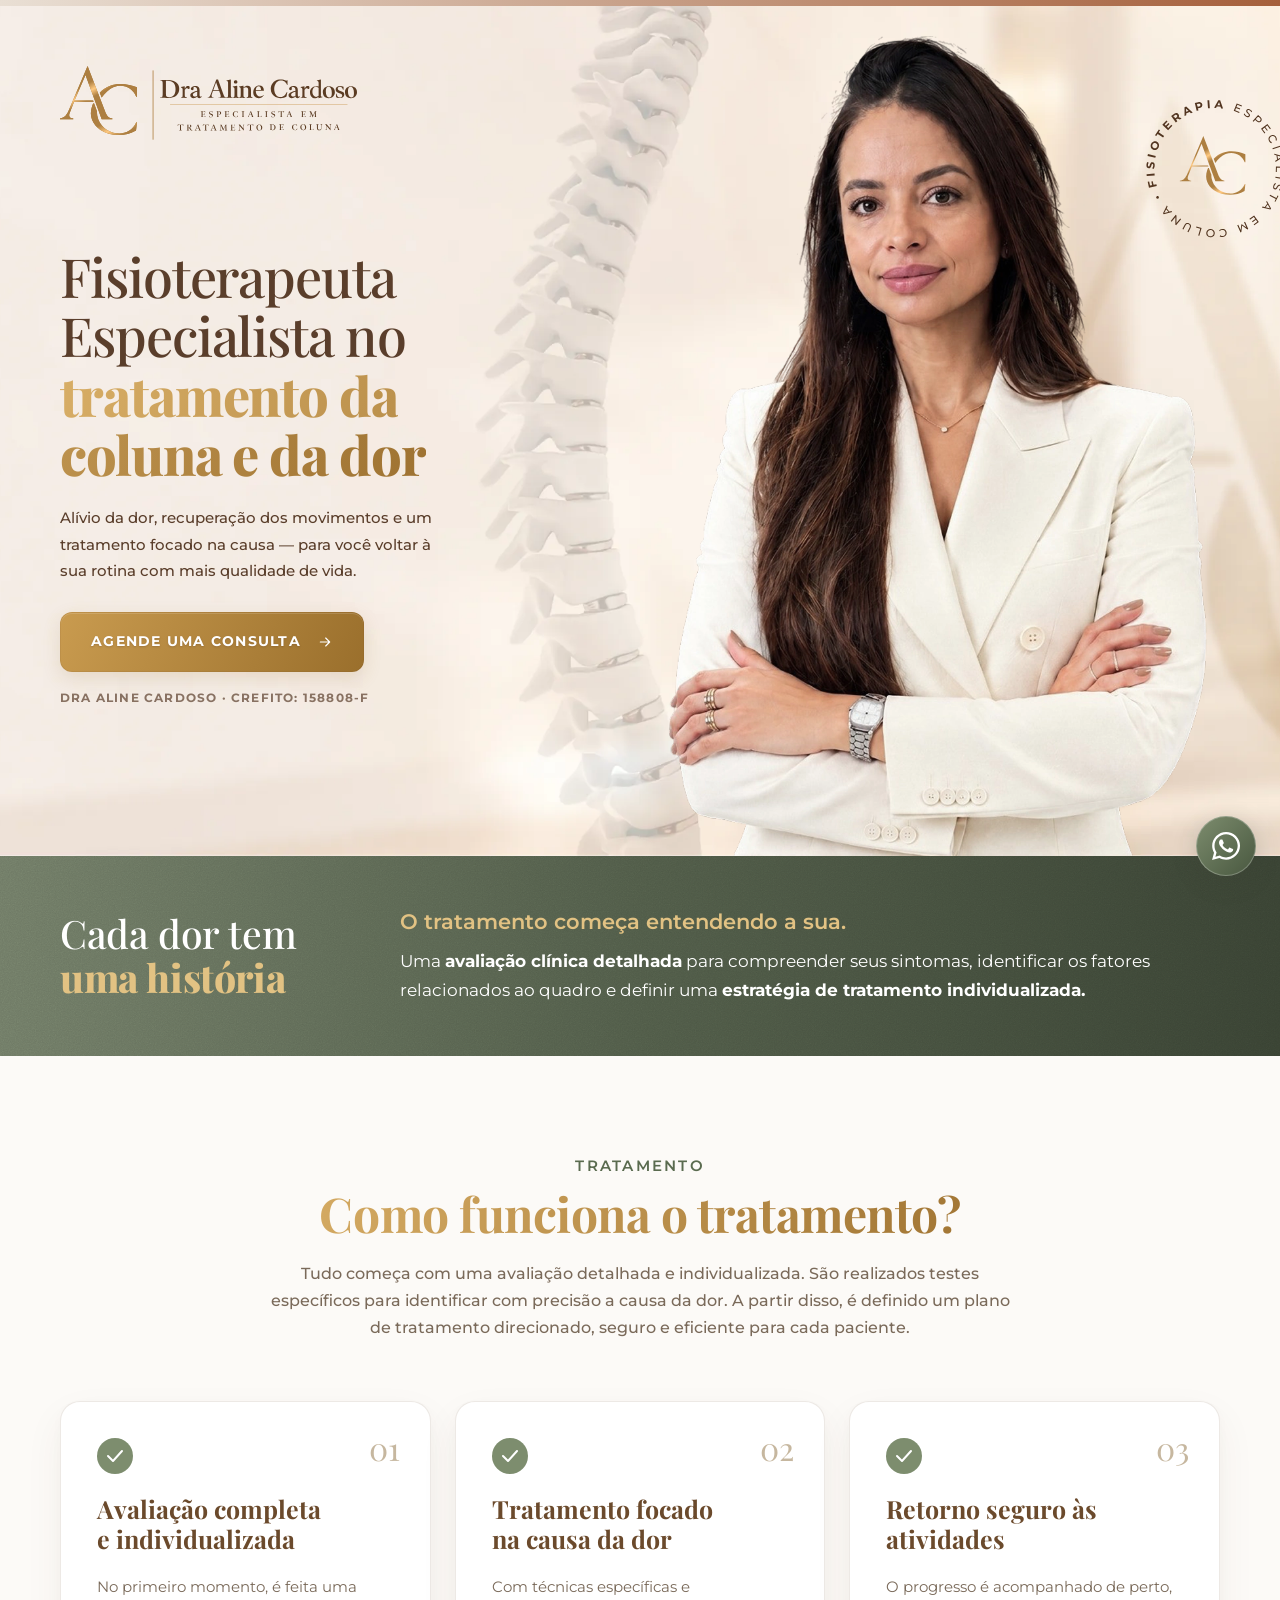
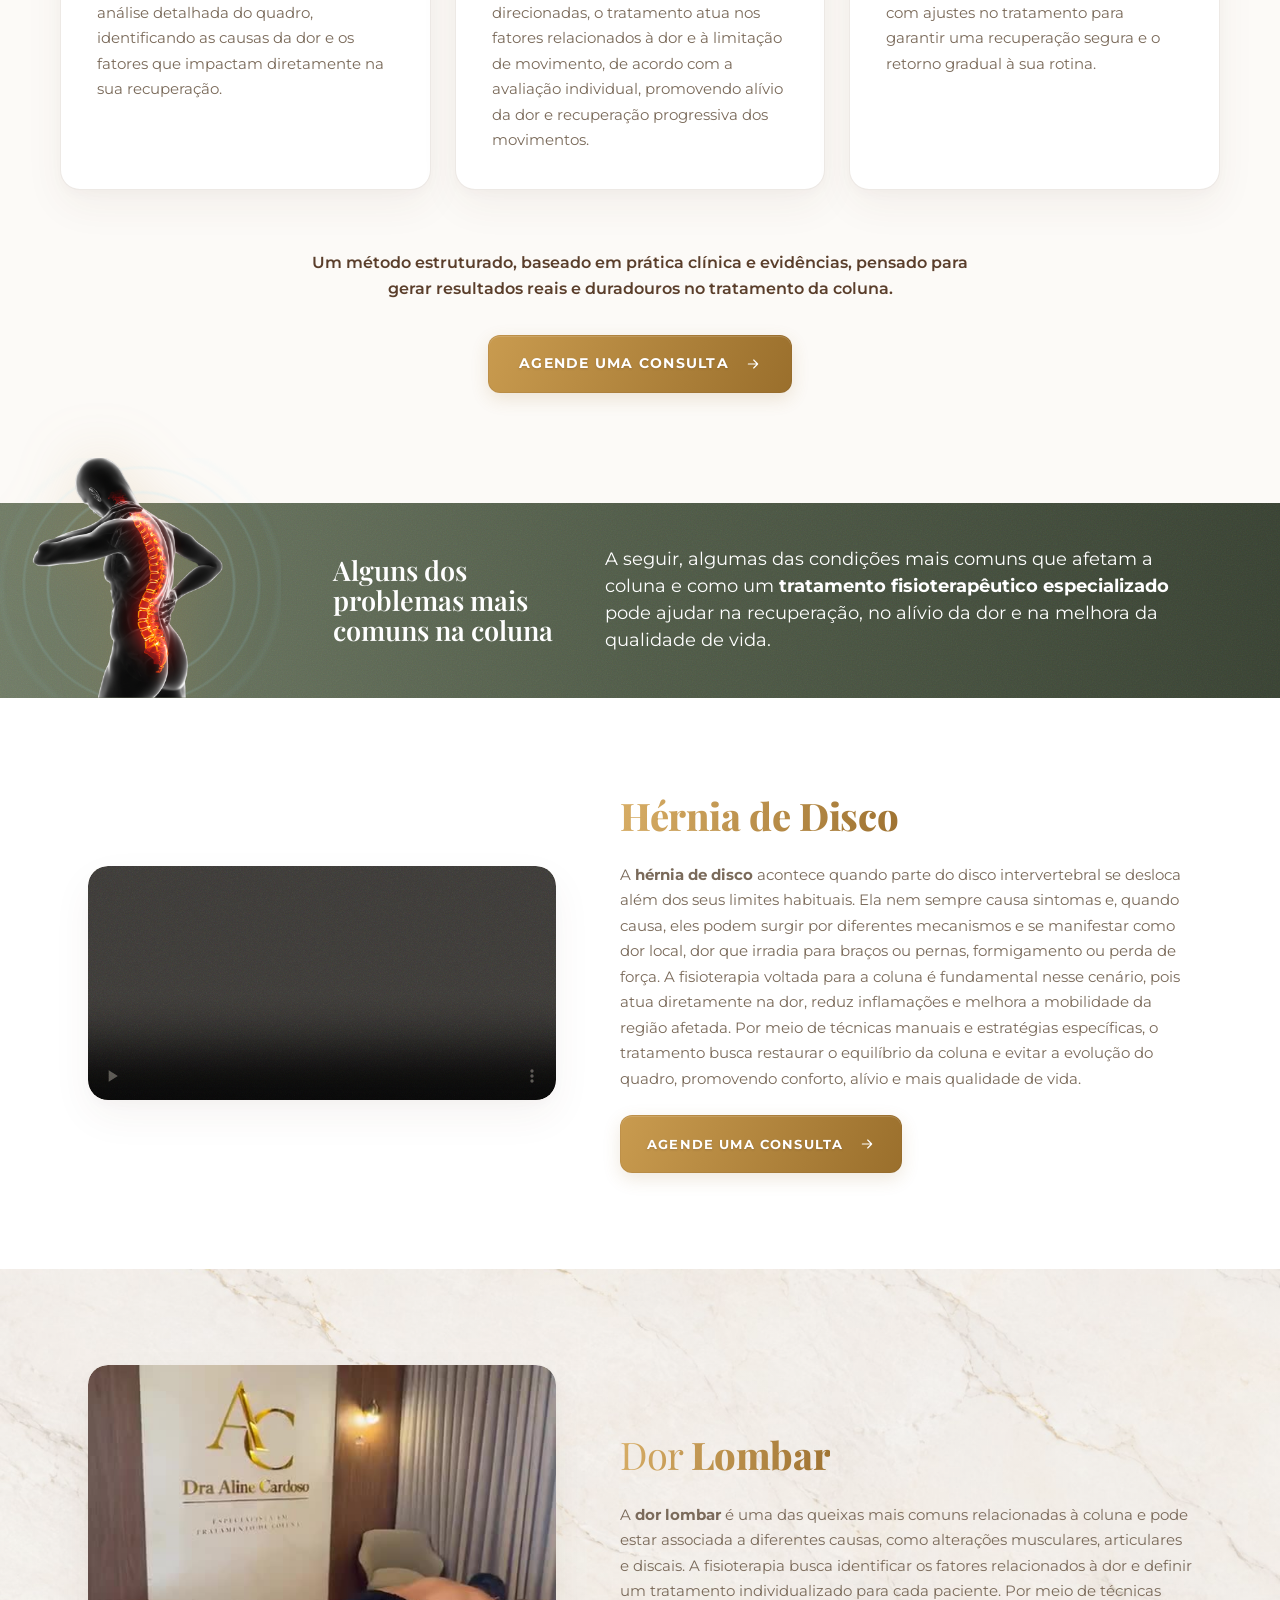
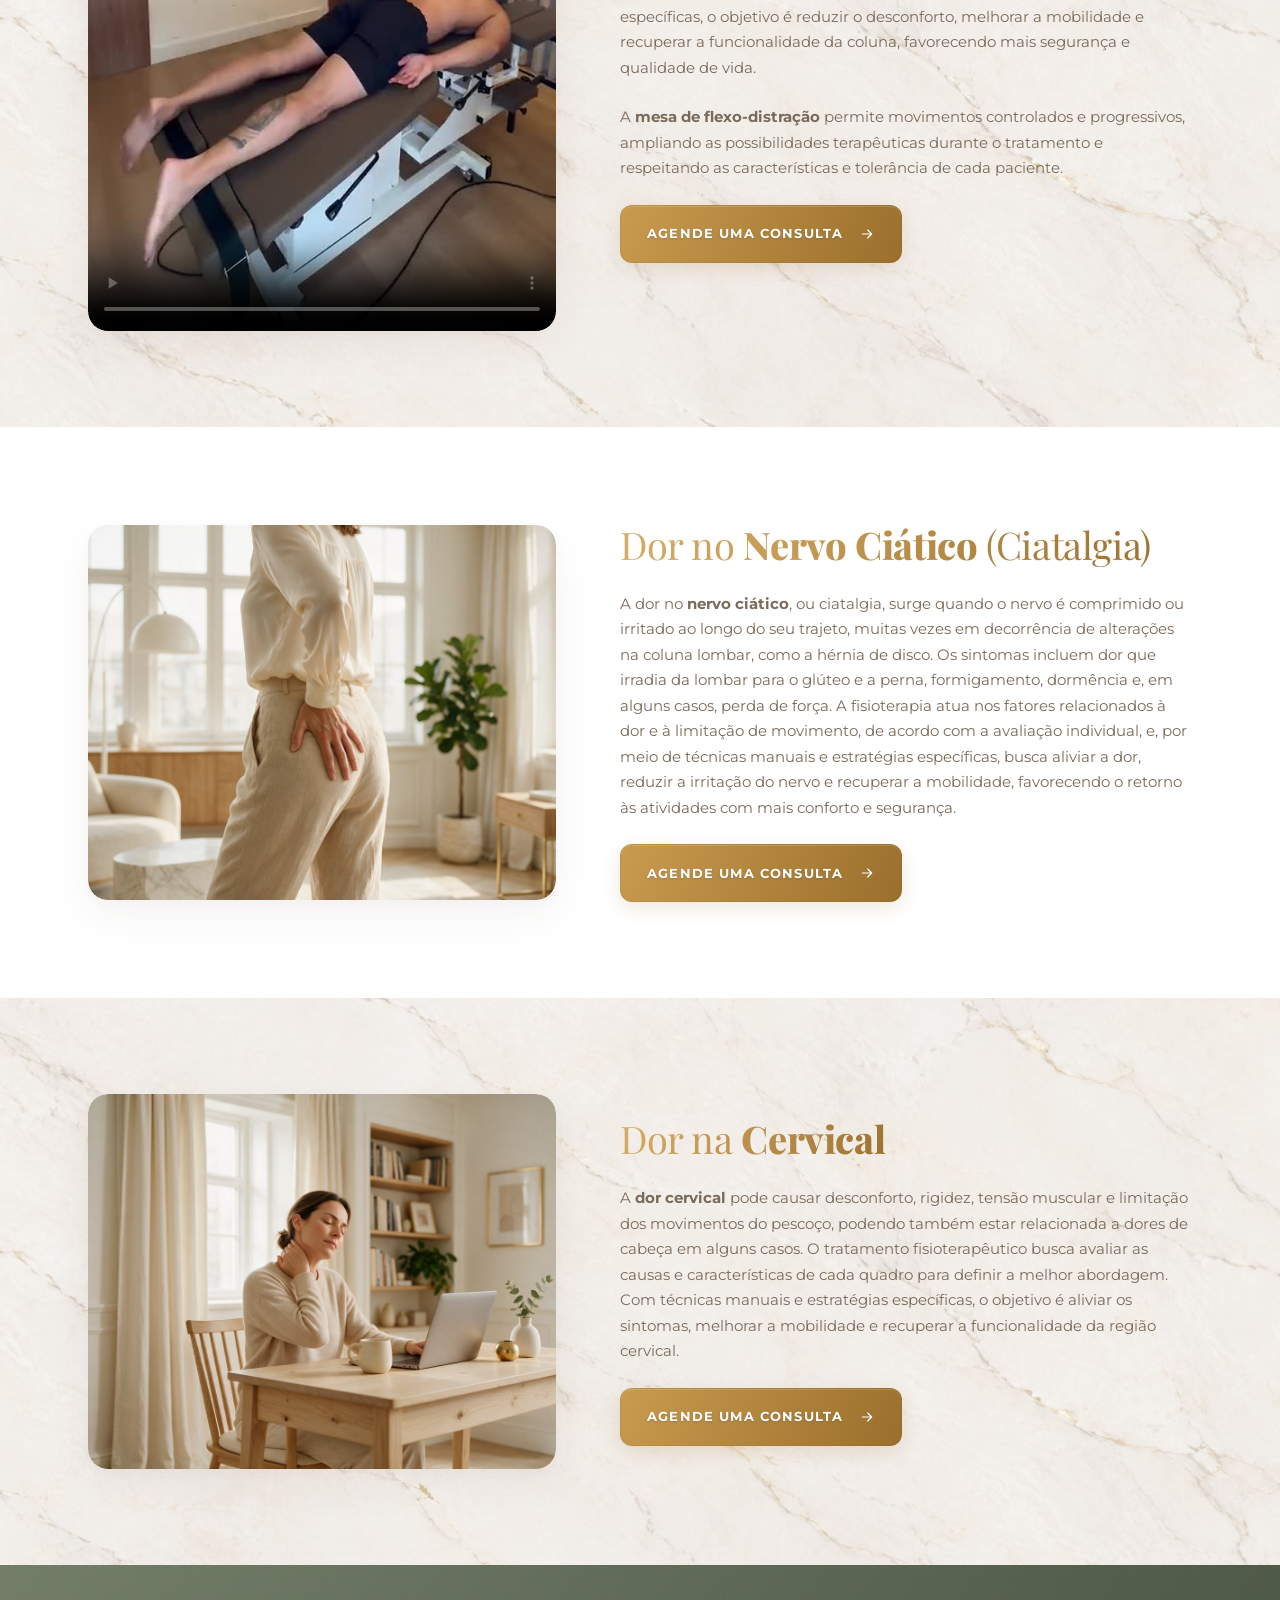
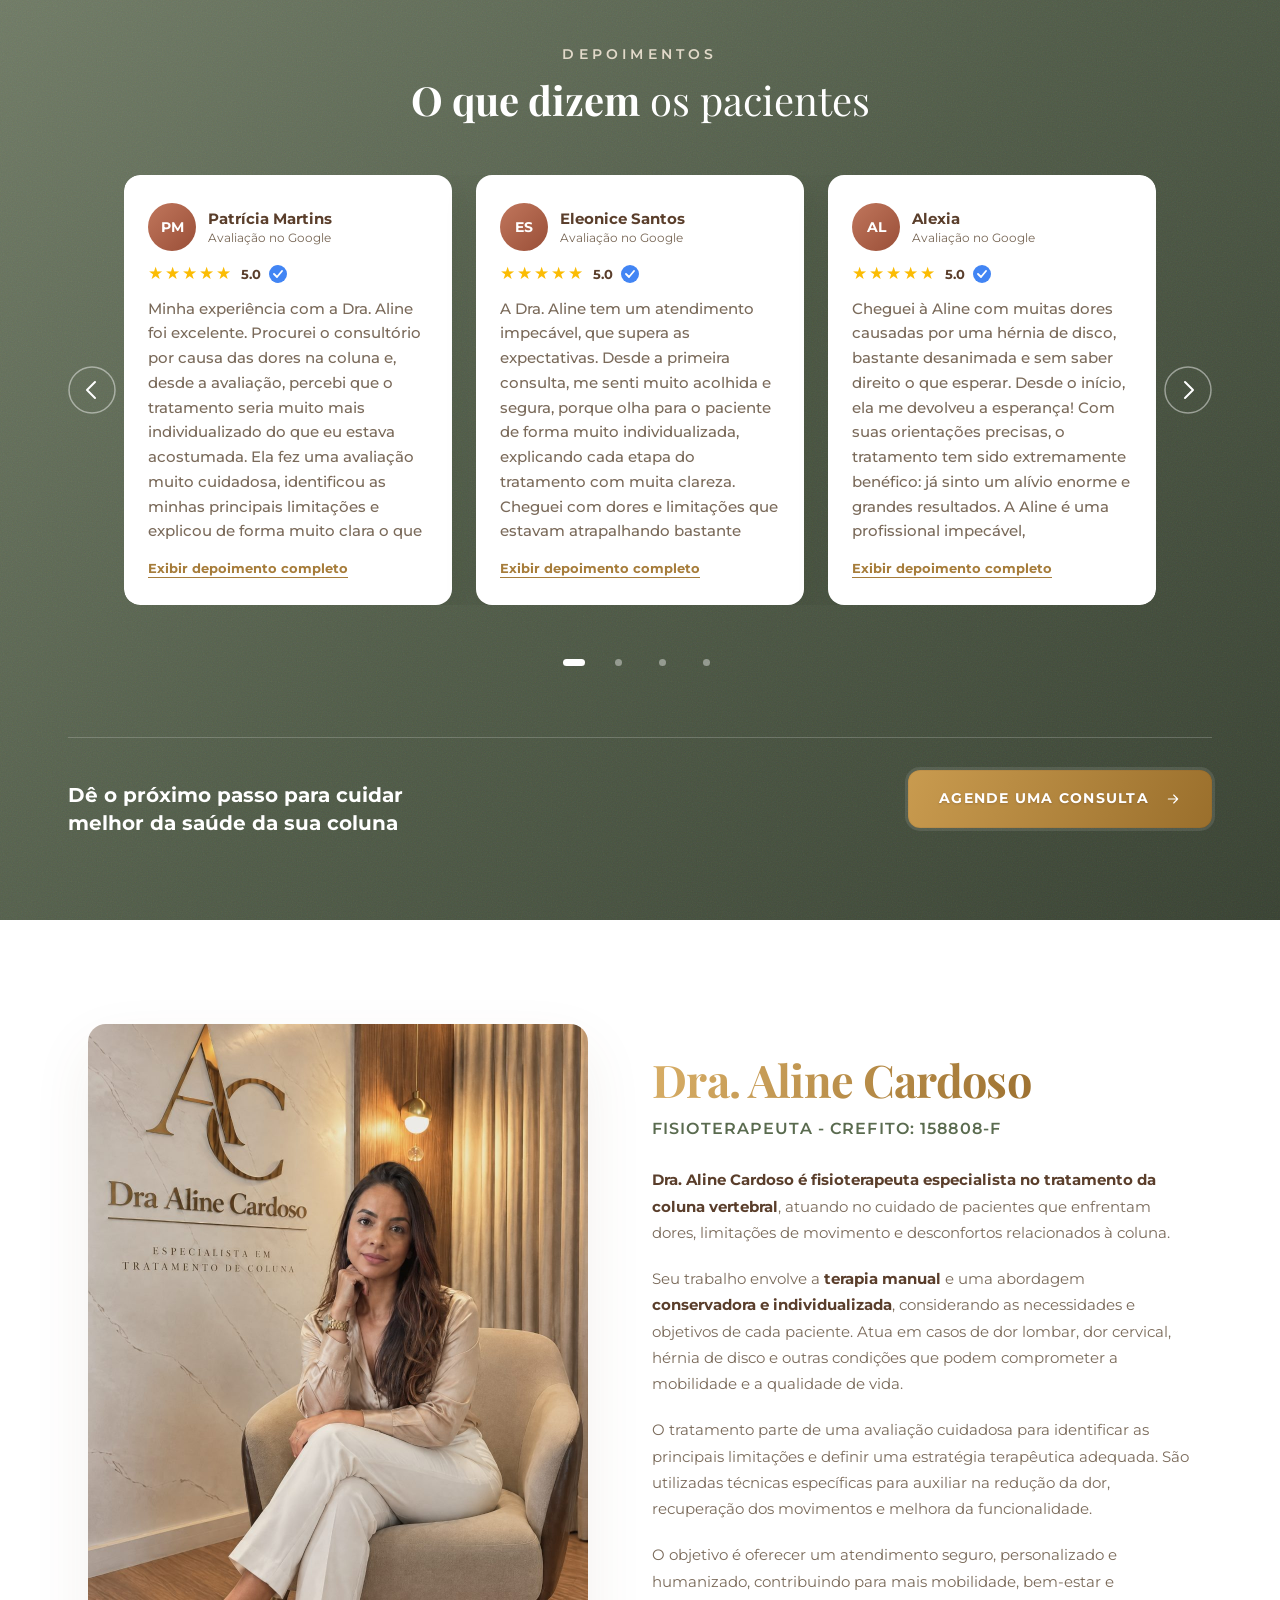
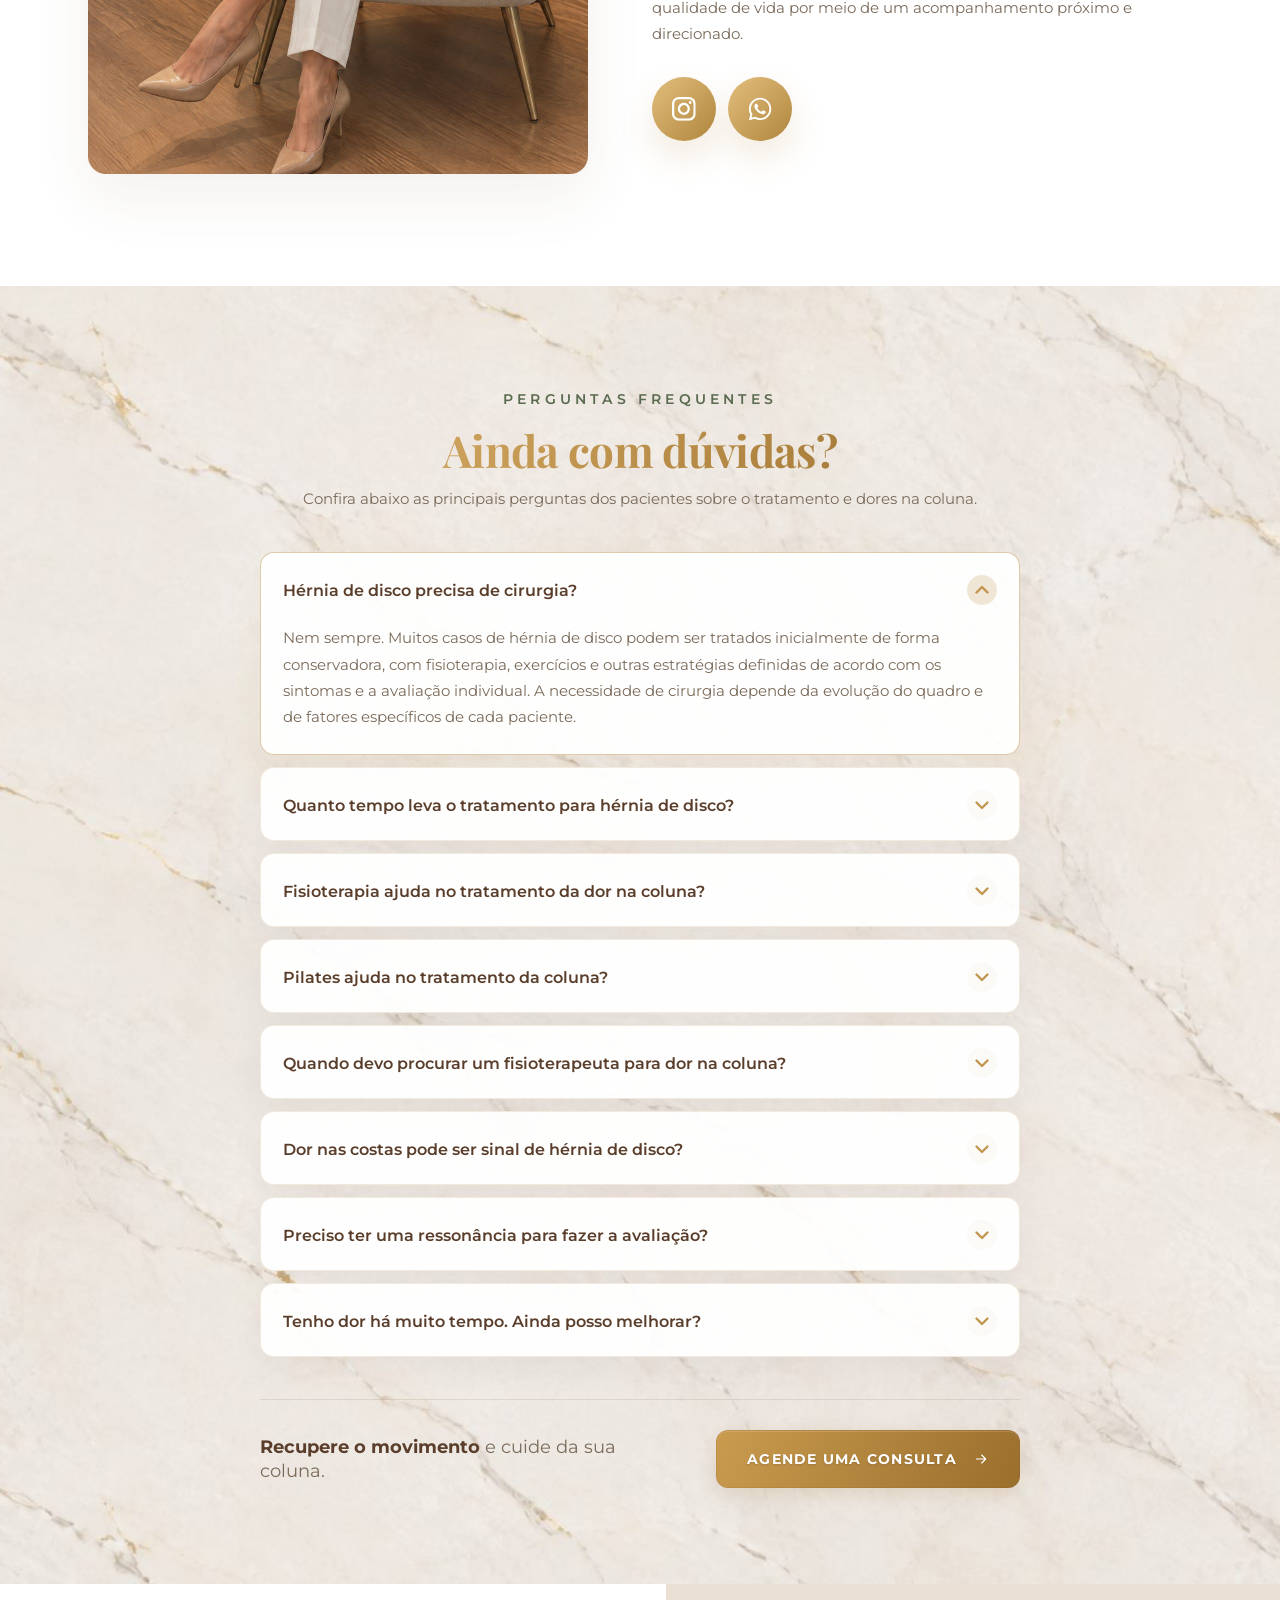
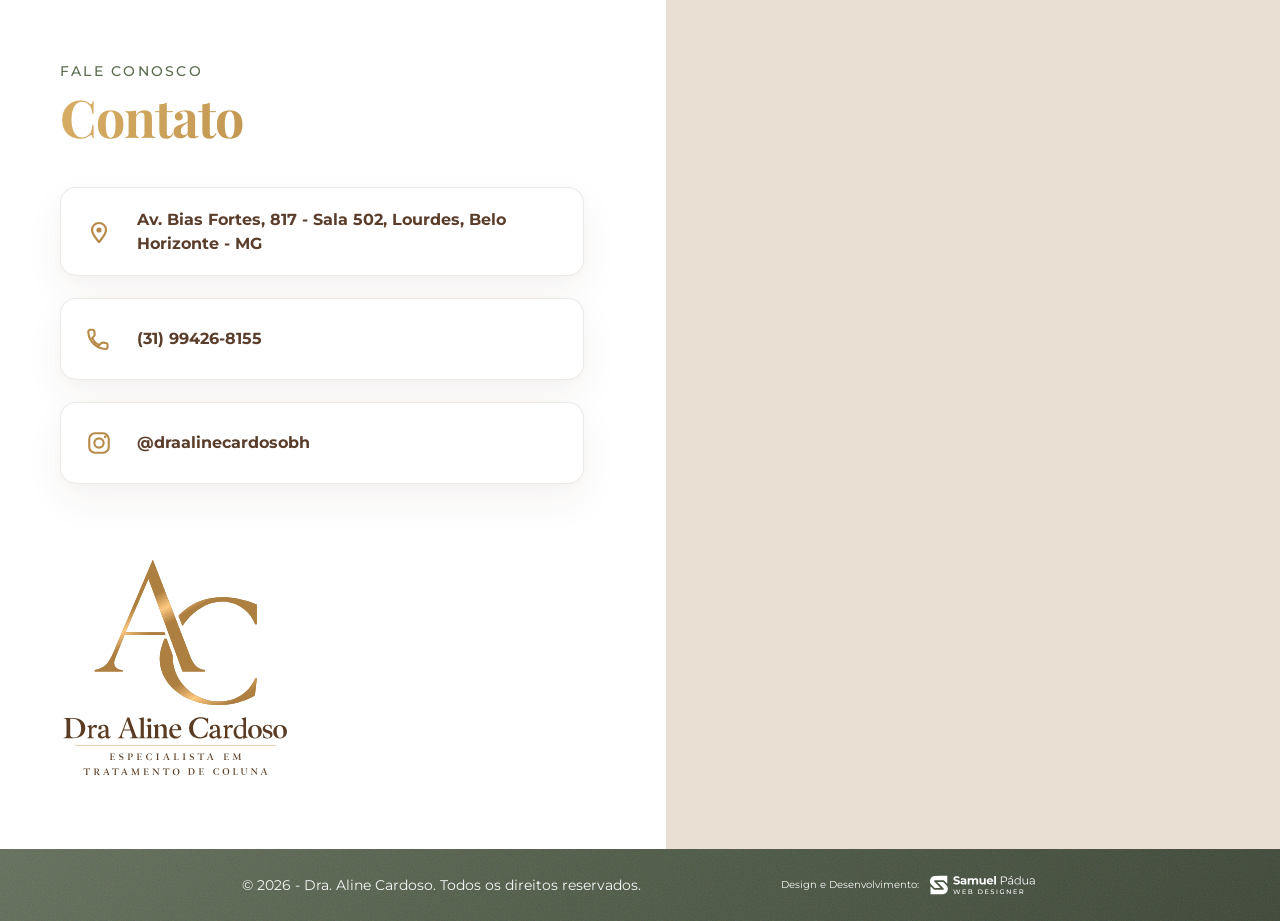
<file: index.html>
<!DOCTYPE html>
<html lang="pt-BR">
<head>
  <meta charset="UTF-8">
  <meta name="viewport" content="width=device-width, initial-scale=1.0">
  <title>Fisioterapeuta em Belo Horizonte | Coluna e Hérnia de Disco – Dra. Aline Cardoso</title>
  <meta name="description" content="Dra. Aline Cardoso, fisioterapeuta em Belo Horizonte (Lourdes) especialista no tratamento da coluna: hérnia de disco, dor lombar, ciática e dor cervical. Agende pelo WhatsApp.">
  <meta name="robots" content="index, follow, max-image-preview:large, max-snippet:-1, max-video-preview:-1">
  <link rel="canonical" href="https://www.draalinecardoso.com.br/">
  <meta name="author" content="Dra. Aline Cardoso">
  <meta name="theme-color" content="#5A3E2B">
  <meta name="format-detection" content="telephone=no">
  <meta name="geo.region" content="BR-MG">
  <meta name="geo.placename" content="Belo Horizonte">
  <meta name="geo.position" content="-19.928522;-43.941956">
  <meta name="ICBM" content="-19.928522, -43.941956">
  <meta property="og:locale" content="pt_BR">
  <meta property="og:type" content="website">
  <meta property="og:site_name" content="Dra. Aline Cardoso">
  <meta property="og:title" content="Fisioterapeuta em Belo Horizonte | Coluna e Hérnia de Disco – Dra. Aline Cardoso">
  <meta property="og:description" content="Dra. Aline Cardoso, fisioterapeuta em Belo Horizonte (Lourdes) especialista no tratamento da coluna: hérnia de disco, dor lombar, ciática e dor cervical. Agende pelo WhatsApp.">
  <meta property="og:url" content="https://www.draalinecardoso.com.br/">
  <meta property="og:image" content="https://www.draalinecardoso.com.br/og-image.jpg">
  <meta property="og:image:type" content="image/jpeg">
  <meta property="og:image:width" content="1200">
  <meta property="og:image:height" content="630">
  <meta property="og:image:alt" content="Dra. Aline Cardoso, fisioterapeuta especialista no tratamento da coluna em Belo Horizonte">
  <meta name="twitter:card" content="summary_large_image">
  <meta name="twitter:title" content="Fisioterapeuta em Belo Horizonte | Coluna e Hérnia de Disco – Dra. Aline Cardoso">
  <meta name="twitter:description" content="Dra. Aline Cardoso, fisioterapeuta em Belo Horizonte (Lourdes) especialista no tratamento da coluna: hérnia de disco, dor lombar, ciática e dor cervical. Agende pelo WhatsApp.">
  <meta name="twitter:image" content="https://www.draalinecardoso.com.br/og-image.jpg">
  <meta name="twitter:image:alt" content="Dra. Aline Cardoso, fisioterapeuta especialista no tratamento da coluna em Belo Horizonte">
  <script type="application/ld+json">
    {
      "@context": "https://schema.org",
      "@graph": [
        {
          "@type": "WebSite",
          "@id": "https://www.draalinecardoso.com.br/#website",
          "url": "https://www.draalinecardoso.com.br/",
          "name": "Dra. Aline Cardoso",
          "alternateName": "Dra. Aline Cardoso – Fisioterapeuta Especialista em Coluna Vertebral",
          "inLanguage": "pt-BR",
          "publisher": {
            "@id": "https://www.draalinecardoso.com.br/#clinica"
          }
        },
        {
          "@type": "MedicalWebPage",
          "@id": "https://www.draalinecardoso.com.br/#webpage",
          "url": "https://www.draalinecardoso.com.br/",
          "name": "Fisioterapeuta em Belo Horizonte | Coluna e Hérnia de Disco – Dra. Aline Cardoso",
          "description": "Dra. Aline Cardoso, fisioterapeuta em Belo Horizonte (Lourdes) especialista no tratamento da coluna: hérnia de disco, dor lombar, ciática e dor cervical. Agende pelo WhatsApp.",
          "inLanguage": "pt-BR",
          "isPartOf": {
            "@id": "https://www.draalinecardoso.com.br/#website"
          },
          "about": {
            "@id": "https://www.draalinecardoso.com.br/#clinica"
          },
          "mainEntity": {
            "@id": "https://www.draalinecardoso.com.br/#clinica"
          },
          "primaryImageOfPage": {
            "@id": "https://www.draalinecardoso.com.br/#foto-principal"
          },
          "reviewedBy": {
            "@id": "https://www.draalinecardoso.com.br/#aline"
          },
          "lastReviewed": "2026-10-14",
          "specialty": "https://schema.org/Physiotherapy"
        },
        {
          "@type": "ImageObject",
          "@id": "https://www.draalinecardoso.com.br/#foto-principal",
          "url": "https://www.draalinecardoso.com.br/dra-aline4.webp",
          "contentUrl": "https://www.draalinecardoso.com.br/dra-aline4.webp",
          "width": 1047,
          "height": 1251,
          "caption": "Dra. Aline Cardoso, fisioterapeuta especialista em coluna"
        },
        {
          "@type": "Physiotherapy",
          "@id": "https://www.draalinecardoso.com.br/#clinica",
          "name": "Dra. Aline Cardoso – Fisioterapeuta Especialista em Coluna Vertebral",
          "alternateName": "Dra. Aline Cardoso Fisioterapia",
          "description": "Consultório de fisioterapia em Belo Horizonte especializado no tratamento conservador da coluna vertebral: hérnia de disco, dor lombar, dor no nervo ciático e dor cervical, com avaliação individualizada e terapia manual.",
          "url": "https://www.draalinecardoso.com.br/",
          "logo": {
            "@type": "ImageObject",
            "url": "https://www.draalinecardoso.com.br/icon-512.png",
            "width": 512,
            "height": 512
          },
          "image": [
            "https://www.draalinecardoso.com.br/og-image.jpg",
            "https://www.draalinecardoso.com.br/profile4.jpg",
            "https://www.draalinecardoso.com.br/dra-aline4.webp"
          ],
          "telephone": "+55 31 99426-8155",
          "priceRange": "$$",
          "currenciesAccepted": "BRL",
          "address": {
            "@type": "PostalAddress",
            "streetAddress": "Av. Bias Fortes, 817 - Sala 502, Lourdes",
            "addressLocality": "Belo Horizonte",
            "addressRegion": "MG",
            "postalCode": "30170-012",
            "addressCountry": "BR"
          },
          "geo": {
            "@type": "GeoCoordinates",
            "latitude": -19.9285218,
            "longitude": -43.9419555
          },
          "hasMap": "https://www.google.com/maps?cid=3080612680821967862",
          "areaServed": [
            {
              "@type": "City",
              "name": "Belo Horizonte"
            },
            {
              "@type": "AdministrativeArea",
              "name": "Região Metropolitana de Belo Horizonte"
            }
          ],
          "medicalSpecialty": [
            "https://schema.org/Physiotherapy",
            "https://schema.org/Musculoskeletal"
          ],
          "availableService": [
            {
              "@type": "MedicalProcedure",
              "name": "Avaliação fisioterapêutica completa e individualizada da coluna"
            },
            {
              "@type": "PhysicalTherapy",
              "name": "Fisioterapia para hérnia de disco"
            },
            {
              "@type": "PhysicalTherapy",
              "name": "Fisioterapia para dor lombar"
            },
            {
              "@type": "PhysicalTherapy",
              "name": "Fisioterapia para dor no nervo ciático (ciatalgia)"
            },
            {
              "@type": "PhysicalTherapy",
              "name": "Fisioterapia para dor cervical"
            },
            {
              "@type": "PhysicalTherapy",
              "name": "Terapia manual"
            }
          ],
          "knowsLanguage": "pt-BR",
          "founder": {
            "@id": "https://www.draalinecardoso.com.br/#aline"
          },
          "employee": {
            "@id": "https://www.draalinecardoso.com.br/#aline"
          },
          "contactPoint": {
            "@type": "ContactPoint",
            "contactType": "Agendamento de consultas",
            "telephone": "+55 31 99426-8155",
            "url": "https://wa.me/5531994268155",
            "availableLanguage": "Portuguese",
            "areaServed": "BR"
          },
          "sameAs": [
            "https://www.instagram.com/draalinecardosobh/",
            "https://g.page/r/CfYL9VLpiMAqEBM",
            "https://www.google.com/maps?cid=3080612680821967862"
          ]
        },
        {
          "@type": "Person",
          "@id": "https://www.draalinecardoso.com.br/#aline",
          "name": "Aline Cardoso",
          "honorificPrefix": "Dra.",
          "alternateName": "Dra. Aline Cardoso",
          "jobTitle": "Fisioterapeuta especialista no tratamento da coluna vertebral",
          "description": "Fisioterapeuta em Belo Horizonte especialista no tratamento da coluna vertebral, com abordagem conservadora e individualizada e uso de terapia manual em casos de dor lombar, dor cervical, hérnia de disco e ciatalgia.",
          "image": "https://www.draalinecardoso.com.br/profile4.jpg",
          "url": "https://www.draalinecardoso.com.br/",
          "sameAs": [
            "https://www.instagram.com/draalinecardosobh/"
          ],
          "worksFor": {
            "@id": "https://www.draalinecardoso.com.br/#clinica"
          },
          "hasOccupation": {
            "@type": "Occupation",
            "name": "Fisioterapeuta",
            "occupationLocation": {
              "@type": "City",
              "name": "Belo Horizonte"
            }
          },
          "hasCredential": {
            "@type": "EducationalOccupationalCredential",
            "credentialCategory": "Registro profissional",
            "name": "CREFITO 158808-F",
            "recognizedBy": {
              "@type": "Organization",
              "name": "CREFITO-4 – Conselho Regional de Fisioterapia e Terapia Ocupacional da 4ª Região (MG)",
              "url": "https://crefito4.org.br/"
            }
          },
          "identifier": {
            "@type": "PropertyValue",
            "propertyID": "CREFITO",
            "value": "158808-F"
          },
          "knowsAbout": [
            "Hérnia de disco",
            "Dor lombar",
            "Ciatalgia",
            "Dor cervical",
            "Terapia manual",
            "Fisioterapia da coluna vertebral",
            "Pilates terapêutico"
          ]
        },
        {
          "@type": "FAQPage",
          "@id": "https://www.draalinecardoso.com.br/#faq",
          "isPartOf": {
            "@id": "https://www.draalinecardoso.com.br/#webpage"
          },
          "inLanguage": "pt-BR",
          "mainEntity": [
            {
              "@type": "Question",
              "name": "Hérnia de disco precisa de cirurgia?",
              "acceptedAnswer": {
                "@type": "Answer",
                "text": "Nem sempre. Muitos casos de hérnia de disco podem ser tratados inicialmente de forma conservadora, com fisioterapia, exercícios e outras estratégias definidas de acordo com os sintomas e a avaliação individual. A necessidade de cirurgia depende da evolução do quadro e de fatores específicos de cada paciente."
              }
            },
            {
              "@type": "Question",
              "name": "Quanto tempo leva o tratamento para hérnia de disco?",
              "acceptedAnswer": {
                "@type": "Answer",
                "text": "O tempo de tratamento varia de acordo com a intensidade dos sintomas, o tempo de evolução do quadro e a resposta individual de cada paciente. Após a avaliação, é definido um plano com objetivos claros, e a evolução é acompanhada de perto, com ajustes ao longo do processo."
              }
            },
            {
              "@type": "Question",
              "name": "Fisioterapia ajuda no tratamento da dor na coluna?",
              "acceptedAnswer": {
                "@type": "Answer",
                "text": "Sim. A fisioterapia é uma das principais abordagens no tratamento das dores na coluna. Por meio de avaliação individualizada, terapia manual e exercícios específicos, atua na redução da dor, na melhora da mobilidade e na recuperação da funcionalidade, além de ajudar a prevenir novas crises."
              }
            },
            {
              "@type": "Question",
              "name": "Pilates ajuda no tratamento da coluna?",
              "acceptedAnswer": {
                "@type": "Answer",
                "text": "Pode ajudar, sim. Quando bem orientado, o pilates fortalece a musculatura que sustenta a coluna e melhora a postura, a flexibilidade e o controle dos movimentos. A indicação e o momento certo de incluí-lo dependem da avaliação e da fase de recuperação de cada paciente."
              }
            },
            {
              "@type": "Question",
              "name": "Quando devo procurar um fisioterapeuta para dor na coluna?",
              "acceptedAnswer": {
                "@type": "Answer",
                "text": "O ideal é buscar avaliação quando a dor persiste por mais de alguns dias, volta com frequência, limita seus movimentos ou atrapalha a rotina, o sono e o trabalho. Dor que irradia para braços ou pernas, formigamento ou perda de força também são sinais de que uma avaliação é importante."
              }
            },
            {
              "@type": "Question",
              "name": "Dor nas costas pode ser sinal de hérnia de disco?",
              "acceptedAnswer": {
                "@type": "Answer",
                "text": "Pode, mas nem sempre. A dor nas costas tem diversas causas, como tensões musculares e alterações articulares ou posturais. Quando vem acompanhada de dor que irradia para pernas ou braços, formigamento ou dormência, a hérnia de disco é uma das possibilidades. Por isso, uma avaliação detalhada é essencial para identificar a causa e definir o tratamento adequado."
              }
            },
            {
              "@type": "Question",
              "name": "Preciso ter uma ressonância para fazer a avaliação?",
              "acceptedAnswer": {
                "@type": "Answer",
                "text": "Não necessariamente. Os exames de imagem podem ser importantes em determinadas situações, mas a avaliação clínica também é fundamental para compreender o quadro."
              }
            },
            {
              "@type": "Question",
              "name": "Tenho dor há muito tempo. Ainda posso melhorar?",
              "acceptedAnswer": {
                "@type": "Answer",
                "text": "A persistência da dor não significa que não exista possibilidade de melhora. O tratamento depende das características do quadro, dos fatores associados e dos objetivos de cada paciente."
              }
            }
          ]
        }
      ]
    }
  </script>
  <link rel="icon" href="/favicon.ico" sizes="48x48">
  <link rel="icon" type="image/svg+xml" href="/stamp-iso.svg">
  <link rel="apple-touch-icon" href="/apple-touch-icon.png">
  <link rel="preconnect" href="https://fonts.googleapis.com">
  <link rel="preconnect" href="https://fonts.gstatic.com" crossorigin>
  <link href="https://fonts.googleapis.com/css2?family=Montserrat:wght@400;500;600;700;800&family=Playfair+Display:wght@400;500;600;700;800&display=swap" rel="stylesheet">
  <link rel="stylesheet" href="style.css">
</head>
<body>
  <a class="skip-link" href="#conteudo">Pular para o conteúdo</a>

  <!-- Borda superior gradiente -->
  <div class="top-bar"></div>

  <!-- ======================== HERO ======================== -->
  <main id="conteudo">
  <section class="hero">
    <div class="hero-bg"></div>

    <div class="hero-inner">
      <!-- Logo -->
      <header class="hero-header">
        <img src="logo.svg" class="logo" alt="Dra. Aline Cardoso - Especialista em Tratamento de Coluna">
      </header>

      <!-- Conteúdo principal -->
      <div class="hero-content">

        <!-- Coluna esquerda: texto + CTA -->
        <div class="hero-left">
          <h1>
            Fisioterapeuta<br>
            Especialista no<br>
            <span class="gradient-text">tratamento da<br>coluna e da dor</span>
          </h1>

          <p class="subtext">
            Alívio da dor, recuperação dos movimentos e um tratamento focado na causa — para você voltar à sua rotina com mais qualidade de vida.
          </p>

          <a href="https://wa.me/5531994268155" class="btn-cta" target="_blank" rel="noopener">
            Agende uma Consulta
          </a>

          <p class="crefito">DRA ALINE CARDOSO &middot; CREFITO: 158808-F</p>
        </div>

        <!-- Coluna direita: foto -->
        <div class="hero-right">
          <div class="stamp-wrapper">
            <img src="stamp-txt.svg" class="stamp-txt" alt="">
            <img src="stamp-iso.svg" class="stamp-iso" alt="">
          </div>
          <img src="dra-aline4.webp" class="doctor-img" alt="Dra. Aline Cardoso, fisioterapeuta especialista em coluna" fetchpriority="high">
        </div>

      </div>
    </div>
  </section>
  <!-- ======================== /HERO ======================== -->

  <!-- ======================== INTRO BLOCK ======================== -->
  <section class="intro-block">
    <div class="intro-inner">

      <div class="intro-left">
        <h2>Cada dor tem <strong>uma história</strong></h2>
      </div>

      <div class="intro-right">
        <p class="intro-lead">O tratamento começa entendendo a sua.</p>
        <p>
          Uma <strong>avaliação clínica detalhada</strong> para compreender seus sintomas, identificar os fatores relacionados ao quadro e definir uma <strong>estratégia de tratamento individualizada.</strong>
        </p>
      </div>

    </div>
  </section>
  <!-- ======================== /INTRO BLOCK ======================== -->

  <!-- ======================== TREATMENT BLOCK ======================== -->
  <section class="treatment-block">
    <div class="treatment-inner">

      <div class="treatment-header">
        <span class="tagline">Tratamento</span>
        <h2 class="treatment-title">Como funciona o tratamento?</h2>
        <p class="treatment-desc">Tudo começa com uma avaliação detalhada e individualizada. São realizados testes específicos para identificar com precisão a causa da dor. A partir disso, é definido um plano de tratamento direcionado, seguro e eficiente para cada paciente.</p>
      </div>

      <div class="cards-grid">

        <div class="card">
          <div class="card-icon">
            <svg width="36" height="36" viewBox="0 0 36 36" fill="none" xmlns="http://www.w3.org/2000/svg">
              <circle cx="18" cy="18" r="18" fill="#7D8D6E"/>
              <path d="M11 18l5 5 9-10" stroke="#FFFFFF" stroke-width="2" stroke-linecap="round" stroke-linejoin="round"/>
            </svg>
          </div>
          <h3>Avaliação completa <br>e individualizada</h3>
          <p>No primeiro momento, é feita uma análise detalhada do quadro, identificando as causas da dor e os fatores que impactam diretamente na sua recuperação.</p>
        </div>

        <div class="card">
          <div class="card-icon">
            <svg width="36" height="36" viewBox="0 0 36 36" fill="none" xmlns="http://www.w3.org/2000/svg">
              <circle cx="18" cy="18" r="18" fill="#7D8D6E"/>
              <path d="M11 18l5 5 9-10" stroke="#FFFFFF" stroke-width="2" stroke-linecap="round" stroke-linejoin="round"/>
            </svg>
          </div>
          <h3>Tratamento focado <br>na causa da dor</h3>
          <p>Com técnicas específicas e direcionadas, o tratamento atua nos fatores relacionados à dor e à limitação de movimento, de acordo com a avaliação individual, promovendo alívio da dor e recuperação progressiva dos movimentos.</p>
        </div>

        <div class="card">
          <div class="card-icon">
            <svg width="36" height="36" viewBox="0 0 36 36" fill="none" xmlns="http://www.w3.org/2000/svg">
              <circle cx="18" cy="18" r="18" fill="#7D8D6E"/>
              <path d="M11 18l5 5 9-10" stroke="#FFFFFF" stroke-width="2" stroke-linecap="round" stroke-linejoin="round"/>
            </svg>
          </div>
          <h3>Retorno seguro às <br>atividades</h3>
          <p>O progresso é acompanhado de perto, com ajustes no tratamento para garantir uma recuperação segura e o retorno gradual à sua rotina.</p>
        </div>

      </div>

      <div class="treatment-footer">
        <p>Um método estruturado, baseado em prática clínica e evidências, pensado para <br>gerar resultados reais e duradouros no tratamento da coluna.</p>
        <a href="https://wa.me/5531994268155" class="btn-cta btn-cta--center" target="_blank" rel="noopener">
          Agende uma Consulta
        </a>
      </div>

    </div>
  </section>
  <!-- ======================== /TREATMENT BLOCK ======================== -->

  <!-- ======================== PROBLEMS BLOCK ======================== -->
  <section class="problems-block">
    <div class="problems-grain"></div>

    <div class="problems-inner">
      <div class="problems-img-col">
        <img src="img1.png" loading="lazy" decoding="async" class="problems-img" alt="Coluna vertebral com dor">
      </div>

      <h2 class="problems-headline">Alguns dos<br>problemas mais<br>comuns na coluna</h2>

      <p class="problems-body">A seguir, algumas das condições mais comuns que afetam a coluna e como um <strong>tratamento fisioterapêutico especializado</strong> pode ajudar na recuperação, no alívio da dor e na melhora da qualidade de vida.</p>
    </div>
  </section>
  <!-- ======================== /PROBLEMS BLOCK ======================== -->

  <!-- ======================== HÉRNIA BLOCK ======================== -->
  <section class="condition-block">
    <div class="condition-inner">

      <div class="condition-media condition-media--video">
        <video controls loop muted playsinline preload="metadata">
          <source src="hernia.mp4" type="video/mp4">
        </video>
      </div>

      <div class="condition-text">
        <h2 class="condition-title"><strong>Hérnia de Disco</strong></h2>
        <p class="condition-body">A <strong>hérnia de disco</strong> acontece quando parte do disco intervertebral se desloca além dos seus limites habituais. Ela nem sempre causa sintomas e, quando causa, eles podem surgir por diferentes mecanismos e se manifestar como dor local, dor que irradia para braços ou pernas, formigamento ou perda de força. A fisioterapia voltada para a coluna é fundamental nesse cenário, pois atua diretamente na dor, reduz inflamações e melhora a mobilidade da região afetada. Por meio de técnicas manuais e estratégias específicas, o tratamento busca restaurar o equilíbrio da coluna e evitar a evolução do quadro, promovendo conforto, alívio e mais qualidade de vida.</p>
        <a href="https://wa.me/5531994268155" class="btn-cta" target="_blank" rel="noopener">
          Agende uma Consulta
        </a>
      </div>

    </div>
  </section>
  <!-- ======================== /HÉRNIA BLOCK ======================== -->

  <!-- ======================== LOMBAR BLOCK ======================== -->
  <section class="condition-block condition-block--gray">
    <div class="condition-inner">

      <div class="condition-media">
        <video controls loop muted playsinline preload="metadata" poster="lombar-poster.jpg">
          <source src="lombar.mp4" type="video/mp4">
        </video>
      </div>

      <div class="condition-text">
        <h2 class="condition-title">Dor <strong>Lombar</strong></h2>
        <p class="condition-body">A <strong>dor lombar</strong> é uma das queixas mais comuns relacionadas à coluna e pode estar associada a diferentes causas, como alterações musculares, articulares e discais. A fisioterapia busca identificar os fatores relacionados à dor e definir um tratamento individualizado para cada paciente. Por meio de técnicas específicas, o objetivo é reduzir o desconforto, melhorar a mobilidade e recuperar a funcionalidade da coluna, favorecendo mais segurança e qualidade de vida.</p>

        <p class="condition-body">A <strong>mesa de flexo-distração</strong> permite movimentos controlados e progressivos, ampliando as possibilidades terapêuticas durante o tratamento e respeitando as características e tolerância de cada paciente.</p>
        <a href="https://wa.me/5531994268155" class="btn-cta" target="_blank" rel="noopener">
          Agende uma Consulta
        </a>
      </div>

    </div>
  </section>
  <!-- ======================== /LOMBAR BLOCK ======================== -->

  <!-- ======================== CIÁTICO BLOCK ======================== -->
  <section class="condition-block">
    <div class="condition-inner">

      <div class="condition-media">
        <img src="ciatico.jpg" loading="lazy" decoding="async" class="condition-img" alt="Mulher com dor no nervo ciático">
      </div>

      <div class="condition-text">
        <h2 class="condition-title">Dor no <strong>Nervo Ciático</strong> (Ciatalgia)</h2>
        <p class="condition-body">A dor no <strong>nervo ciático</strong>, ou ciatalgia, surge quando o nervo é comprimido ou irritado ao longo do seu trajeto, muitas vezes em decorrência de alterações na coluna lombar, como a hérnia de disco. Os sintomas incluem dor que irradia da lombar para o glúteo e a perna, formigamento, dormência e, em alguns casos, perda de força. A fisioterapia atua nos fatores relacionados à dor e à limitação de movimento, de acordo com a avaliação individual, e, por meio de técnicas manuais e estratégias específicas, busca aliviar a dor, reduzir a irritação do nervo e recuperar a mobilidade, favorecendo o retorno às atividades com mais conforto e segurança.</p>
        <a href="https://wa.me/5531994268155" class="btn-cta" target="_blank" rel="noopener">
          Agende uma Consulta
        </a>
      </div>

    </div>
  </section>
  <!-- ======================== /CIÁTICO BLOCK ======================== -->

  <!-- ======================== CERVICAL BLOCK ======================== -->
  <section class="condition-block condition-block--gray">
    <div class="condition-inner">

      <div class="condition-media">
        <img src="cervical.jpg" loading="lazy" decoding="async" class="condition-img" alt="Mulher com dor na região cervical">
      </div>

      <div class="condition-text">
        <h2 class="condition-title">Dor na <strong>Cervical</strong></h2>
        <p class="condition-body">A <strong>dor cervical</strong> pode causar desconforto, rigidez, tensão muscular e limitação dos movimentos do pescoço, podendo também estar relacionada a dores de cabeça em alguns casos. O tratamento fisioterapêutico busca avaliar as causas e características de cada quadro para definir a melhor abordagem. Com técnicas manuais e estratégias específicas, o objetivo é aliviar os sintomas, melhorar a mobilidade e recuperar a funcionalidade da região cervical.</p>
        <a href="https://wa.me/5531994268155" class="btn-cta" target="_blank" rel="noopener">
          Agende uma Consulta
        </a>
      </div>

    </div>
  </section>
  <!-- ======================== /CERVICAL BLOCK ======================== -->

  <!-- ======================== REVIEWS BLOCK ======================== -->
  <section class="reviews-block">
    <div class="reviews-grain"></div>
    <div class="reviews-inner">

      <div class="reviews-header">
        <span class="reviews-tagline">Depoimentos</span>
        <h2 class="reviews-title"><strong>O que dizem</strong> os pacientes</h2>
      </div>

      <div class="reviews-carousel" role="region" aria-roledescription="carrossel" aria-label="Depoimentos de pacientes" tabindex="0">
        <button class="carousel-btn carousel-btn--prev" aria-label="Anterior">
          <svg width="48" height="48" viewBox="0 0 48 48" fill="none" xmlns="http://www.w3.org/2000/svg">
            <circle cx="24" cy="24" r="23" stroke="rgba(255,255,255,0.45)" stroke-width="1.5"/>
            <path d="M27 16l-8 8 8 8" stroke="white" stroke-width="2" stroke-linecap="round" stroke-linejoin="round"/>
          </svg>
        </button>

        <div class="carousel-viewport">
          <div class="reviews-track">

            <article class="review-card">
              <div class="rc-header">
                <div class="rc-avatar">PM</div>
                <div class="rc-info">
                  <strong class="rc-name">Patrícia Martins</strong>
                  <span class="rc-count">Avaliação no Google</span>
                </div>
              </div>
              <div class="rc-stars" aria-label="5 estrelas">
                <span class="rc-stars-icons" aria-hidden="true">★★★★★</span>
                <span class="rc-rating">5.0</span>
                <span class="rc-badge" aria-hidden="true"><svg width="10" height="8" viewBox="0 0 10 8" fill="none"><path d="M1 4l3 3 5-6" stroke="white" stroke-width="1.8" stroke-linecap="round" stroke-linejoin="round"/></svg></span>
              </div>
              <p class="rc-text is-clamped">Minha experiência com a Dra. Aline foi excelente. Procurei o consultório por causa das dores na coluna e, desde a avaliação, percebi que o tratamento seria muito mais individualizado do que eu estava acostumada. Ela fez uma avaliação muito cuidadosa, identificou as minhas principais limitações e explicou de forma muito clara o que estava acontecendo e como seria conduzido o tratamento. O que mais gostei foi perceber que cada sessão era planejada de acordo com a minha evolução, e não simplesmente seguindo um protocolo pronto. Hoje me sinto muito melhor, com mais segurança para realizar minhas atividades e muito mais consciência sobre os cuidados que preciso ter com a minha coluna. Uma profissional extremamente competente, atenciosa e comprometida com o resultado do paciente. Recomendo de olhos fechados.</p>
              <button class="rc-read-more" type="button" data-review-open>Exibir depoimento completo</button>
              <div class="rc-full-text" hidden>
                <p>Minha experiência com a Dra. Aline foi excelente. Procurei o consultório por causa das dores na coluna e, desde a avaliação, percebi que o tratamento seria muito mais individualizado do que eu estava acostumada.</p>
                <p>Ela fez uma avaliação muito cuidadosa, identificou as minhas principais limitações e explicou de forma muito clara o que estava acontecendo e como seria conduzido o tratamento. O que mais gostei foi perceber que cada sessão era planejada de acordo com a minha evolução, e não simplesmente seguindo um protocolo pronto.</p>
                <p>Hoje me sinto muito melhor, com mais segurança para realizar minhas atividades e muito mais consciência sobre os cuidados que preciso ter com a minha coluna. Uma profissional extremamente competente, atenciosa e comprometida com o resultado do paciente. Recomendo de olhos fechados.</p>
              </div>
            </article>

            <article class="review-card">
              <div class="rc-header">
                <div class="rc-avatar">ES</div>
                <div class="rc-info">
                  <strong class="rc-name">Eleonice Santos</strong>
                  <span class="rc-count">Avaliação no Google</span>
                </div>
              </div>
              <div class="rc-stars" aria-label="5 estrelas">
                <span class="rc-stars-icons" aria-hidden="true">★★★★★</span>
                <span class="rc-rating">5.0</span>
                <span class="rc-badge" aria-hidden="true"><svg width="10" height="8" viewBox="0 0 10 8" fill="none"><path d="M1 4l3 3 5-6" stroke="white" stroke-width="1.8" stroke-linecap="round" stroke-linejoin="round"/></svg></span>
              </div>
              <p class="rc-text is-clamped">A Dra. Aline tem um atendimento impecável, que supera as expectativas. Desde a primeira consulta, me senti muito acolhida e segura, porque olha para o paciente de forma muito individualizada, explicando cada etapa do tratamento com muita clareza. Cheguei com dores e limitações que estavam atrapalhando bastante minha rotina, e ao longo do tratamento fui percebendo uma melhora significativa. Além de aliviar a dor, passei a entender melhor o meu corpo e o que precisava fazer para cuidar da minha coluna com as indicações passadas por ela. É muito bom encontrar uma profissional tão dedicada, cuidadosa e, ao mesmo tempo, tecnicamente segura. Sou muito grata por sua intervenção e, claro, super recomendo seu trabalho!</p>
              <button class="rc-read-more" type="button" data-review-open>Exibir depoimento completo</button>
              <div class="rc-full-text" hidden>
                <p>A Dra. Aline tem um atendimento impecável, que supera as expectativas. Desde a primeira consulta, me senti muito acolhida e segura, porque olha para o paciente de forma muito individualizada, explicando cada etapa do tratamento com muita clareza.</p>
                <p>Cheguei com dores e limitações que estavam atrapalhando bastante minha rotina, e ao longo do tratamento fui percebendo uma melhora significativa. Além de aliviar a dor, passei a entender melhor o meu corpo e o que precisava fazer para cuidar da minha coluna com as indicações passadas por ela.</p>
                <p>É muito bom encontrar uma profissional tão dedicada, cuidadosa e, ao mesmo tempo, tecnicamente segura. Sou muito grata por sua intervenção e, claro, super recomendo seu trabalho!</p>
              </div>
            </article>

            <article class="review-card">
              <div class="rc-header">
                <div class="rc-avatar">AL</div>
                <div class="rc-info">
                  <strong class="rc-name">Alexia</strong>
                  <span class="rc-count">Avaliação no Google</span>
                </div>
              </div>
              <div class="rc-stars" aria-label="5 estrelas">
                <span class="rc-stars-icons" aria-hidden="true">★★★★★</span>
                <span class="rc-rating">5.0</span>
                <span class="rc-badge" aria-hidden="true"><svg width="10" height="8" viewBox="0 0 10 8" fill="none"><path d="M1 4l3 3 5-6" stroke="white" stroke-width="1.8" stroke-linecap="round" stroke-linejoin="round"/></svg></span>
              </div>
              <p class="rc-text is-clamped">Cheguei à Aline com muitas dores causadas por uma hérnia de disco, bastante desanimada e sem saber direito o que esperar. Desde o início, ela me devolveu a esperança! Com suas orientações precisas, o tratamento tem sido extremamente benéfico: já sinto um alívio enorme e grandes resultados. A Aline é uma profissional impecável, extremamente gentil, agradável e humana. Tenho total confiança no trabalho dela e no processo. Recomendo de olhos fechados!</p>
              <button class="rc-read-more" type="button" data-review-open>Exibir depoimento completo</button>
              <div class="rc-full-text" hidden>
                <p>Cheguei à Aline com muitas dores causadas por uma hérnia de disco, bastante desanimada e sem saber direito o que esperar. Desde o início, ela me devolveu a esperança!</p>
                <p>Com suas orientações precisas, o tratamento tem sido extremamente benéfico: já sinto um alívio enorme e grandes resultados.</p>
                <p>A Aline é uma profissional impecável, extremamente gentil, agradável e humana. Tenho total confiança no trabalho dela e no processo. Recomendo de olhos fechados!</p>
              </div>
            </article>

            <article class="review-card">
              <div class="rc-header">
                <div class="rc-avatar">VS</div>
                <div class="rc-info">
                  <strong class="rc-name">Victoria Saliba</strong>
                  <span class="rc-count">Avaliação no Google</span>
                </div>
              </div>
              <div class="rc-stars" aria-label="5 estrelas">
                <span class="rc-stars-icons" aria-hidden="true">★★★★★</span>
                <span class="rc-rating">5.0</span>
                <span class="rc-badge" aria-hidden="true"><svg width="10" height="8" viewBox="0 0 10 8" fill="none"><path d="M1 4l3 3 5-6" stroke="white" stroke-width="1.8" stroke-linecap="round" stroke-linejoin="round"/></svg></span>
              </div>
              <p class="rc-text is-clamped">O estúdio é simplesmente excelente! A qualidade do atendimento é impecável e a professora é uma profissional incrível, além de muito divertida. O fato de ela ser fisioterapeuta faz toda a diferença: me ajudou muito com as dores na coluna causadas por problemas posturais do trabalho e pela escoliose. Hoje não vivo sem as aulas e sem a nossa troca durante os treinos. Foi um verdadeiro divisor de águas para minha saúde e qualidade de vida. Recomendo de olhos fechados!</p>
              <button class="rc-read-more" type="button" data-review-open>Exibir depoimento completo</button>
              <div class="rc-full-text" hidden>
                <p>O estúdio é simplesmente excelente! A qualidade do atendimento é impecável e a professora é uma profissional incrível, além de muito divertida.</p>
                <p>O fato de ela ser fisioterapeuta faz toda a diferença: me ajudou muito com as dores na coluna causadas por problemas posturais do trabalho e pela escoliose.</p>
                <p>Hoje não vivo sem as aulas e sem a nossa troca durante os treinos. Foi um verdadeiro divisor de águas para minha saúde e qualidade de vida. Recomendo de olhos fechados!</p>
              </div>
            </article>

            <article class="review-card">
              <div class="rc-header">
                <div class="rc-avatar">TS</div>
                <div class="rc-info">
                  <strong class="rc-name">Dr. Tadeu Sartini</strong>
                  <span class="rc-count">Avaliação no Google</span>
                </div>
              </div>
              <div class="rc-stars" aria-label="5 estrelas">
                <span class="rc-stars-icons" aria-hidden="true">★★★★★</span>
                <span class="rc-rating">5.0</span>
                <span class="rc-badge" aria-hidden="true"><svg width="10" height="8" viewBox="0 0 10 8" fill="none"><path d="M1 4l3 3 5-6" stroke="white" stroke-width="1.8" stroke-linecap="round" stroke-linejoin="round"/></svg></span>
              </div>
              <p class="rc-text is-clamped">Comecei a fazer Pilates com a Aline e estou muito satisfeito. O ambiente é muito agradável, climatizado e limpo. Com poucas sessões minhas dores já melhoraram. Indico o trabalho que ela faz!</p>
              <button class="rc-read-more" type="button" data-review-open>Exibir depoimento completo</button>
              <div class="rc-full-text" hidden>
                <p>Comecei a fazer Pilates com a Aline e estou muito satisfeito. O ambiente é muito agradável, climatizado e limpo. Com poucas sessões minhas dores já melhoraram. Indico o trabalho que ela faz!</p>
              </div>
            </article>

            <article class="review-card">
              <div class="rc-header">
                <div class="rc-avatar">EG</div>
                <div class="rc-info">
                  <strong class="rc-name">Eveline Gomes de Oliveira</strong>
                  <span class="rc-count">Avaliação no Google</span>
                </div>
              </div>
              <div class="rc-stars" aria-label="5 estrelas">
                <span class="rc-stars-icons" aria-hidden="true">★★★★★</span>
                <span class="rc-rating">5.0</span>
                <span class="rc-badge" aria-hidden="true"><svg width="10" height="8" viewBox="0 0 10 8" fill="none"><path d="M1 4l3 3 5-6" stroke="white" stroke-width="1.8" stroke-linecap="round" stroke-linejoin="round"/></svg></span>
              </div>
              <p class="rc-text is-clamped">Ambiente maravilhoso, acolhedor e muito bem cuidado. A Aline é uma profissional extremamente atenciosa, competente e dedicada, sempre corrigindo os movimentos e respeitando os limites de cada aluno. As aulas são personalizadas, eficientes e fazem muita diferença tanto na postura quanto no bem-estar do dia a dia. Dá pra sentir o cuidado e o amor pelo que faz. Recomendo de olhos fechados!</p>
              <button class="rc-read-more" type="button" data-review-open>Exibir depoimento completo</button>
              <div class="rc-full-text" hidden>
                <p>Ambiente maravilhoso, acolhedor e muito bem cuidado. A Aline é uma profissional extremamente atenciosa, competente e dedicada, sempre corrigindo os movimentos e respeitando os limites de cada aluno.</p>
                <p>As aulas são personalizadas, eficientes e fazem muita diferença tanto na postura quanto no bem-estar do dia a dia. Dá pra sentir o cuidado e o amor pelo que faz. Recomendo de olhos fechados!</p>
              </div>
            </article>

            <article class="review-card">
              <div class="rc-header">
                <div class="rc-avatar">CA</div>
                <div class="rc-info">
                  <strong class="rc-name">Carlos do Carmo Ambrósio</strong>
                  <span class="rc-count">Avaliação no Google</span>
                </div>
              </div>
              <div class="rc-stars" aria-label="5 estrelas">
                <span class="rc-stars-icons" aria-hidden="true">★★★★★</span>
                <span class="rc-rating">5.0</span>
                <span class="rc-badge" aria-hidden="true"><svg width="10" height="8" viewBox="0 0 10 8" fill="none"><path d="M1 4l3 3 5-6" stroke="white" stroke-width="1.8" stroke-linecap="round" stroke-linejoin="round"/></svg></span>
              </div>
              <p class="rc-text is-clamped">Bem localizado. Studio muito arejado, aparelhos ótimos e super bem cuidados, profissional competente e simpática. Um ambiente agradável, frequentado por ótimas pessoas.</p>
              <button class="rc-read-more" type="button" data-review-open>Exibir depoimento completo</button>
              <div class="rc-full-text" hidden>
                <p>Bem localizado. Studio muito arejado, aparelhos ótimos e super bem cuidados, profissional competente e simpática. Um ambiente agradável, frequentado por ótimas pessoas.</p>
              </div>
            </article>

            <article class="review-card">
              <div class="rc-header">
                <div class="rc-avatar">TR</div>
                <div class="rc-info">
                  <strong class="rc-name">Taty Rocha</strong>
                  <span class="rc-count">Avaliação no Google</span>
                </div>
              </div>
              <div class="rc-stars" aria-label="5 estrelas">
                <span class="rc-stars-icons" aria-hidden="true">★★★★★</span>
                <span class="rc-rating">5.0</span>
                <span class="rc-badge" aria-hidden="true"><svg width="10" height="8" viewBox="0 0 10 8" fill="none"><path d="M1 4l3 3 5-6" stroke="white" stroke-width="1.8" stroke-linecap="round" stroke-linejoin="round"/></svg></span>
              </div>
              <p class="rc-text is-clamped">Excelente profissional! Muito dedicada e atenciosa, sempre se preocupa de verdade com os alunos e com as dificuldades de cada um. As aulas são bem conduzidas, seguras e, além de tudo, muito divertidas. É impossível não se sentir bem durante as aulas. Recomendo demais!</p>
              <button class="rc-read-more" type="button" data-review-open>Exibir depoimento completo</button>
              <div class="rc-full-text" hidden>
                <p>Excelente profissional! Muito dedicada e atenciosa, sempre se preocupa de verdade com os alunos e com as dificuldades de cada um.</p>
                <p>As aulas são bem conduzidas, seguras e, além de tudo, muito divertidas. É impossível não se sentir bem durante as aulas. Recomendo demais!</p>
              </div>
            </article>

            <article class="review-card">
              <div class="rc-header">
                <div class="rc-avatar">MC</div>
                <div class="rc-info">
                  <strong class="rc-name">Maria Clara Madeira Pedro</strong>
                  <span class="rc-count">Avaliação no Google</span>
                </div>
              </div>
              <div class="rc-stars" aria-label="5 estrelas">
                <span class="rc-stars-icons" aria-hidden="true">★★★★★</span>
                <span class="rc-rating">5.0</span>
                <span class="rc-badge" aria-hidden="true"><svg width="10" height="8" viewBox="0 0 10 8" fill="none"><path d="M1 4l3 3 5-6" stroke="white" stroke-width="1.8" stroke-linecap="round" stroke-linejoin="round"/></svg></span>
              </div>
              <p class="rc-text is-clamped">Fazer pilates com a Aline é muito bom! Ela é atenta, cuidadosa, excelente profissional, playlist boa durante a aula. Minha consciência corporal se tornou outra depois que comecei a fazer pilates no studio.</p>
              <button class="rc-read-more" type="button" data-review-open>Exibir depoimento completo</button>
              <div class="rc-full-text" hidden>
                <p>Fazer pilates com a Aline é muito bom! Ela é atenta, cuidadosa, excelente profissional, playlist boa durante a aula. Minha consciência corporal se tornou outra depois que comecei a fazer pilates no studio.</p>
              </div>
            </article>

            <article class="review-card">
              <div class="rc-header">
                <div class="rc-avatar">YL</div>
                <div class="rc-info">
                  <strong class="rc-name">Yasmin Lage</strong>
                  <span class="rc-count">Avaliação no Google</span>
                </div>
              </div>
              <div class="rc-stars" aria-label="5 estrelas">
                <span class="rc-stars-icons" aria-hidden="true">★★★★★</span>
                <span class="rc-rating">5.0</span>
                <span class="rc-badge" aria-hidden="true"><svg width="10" height="8" viewBox="0 0 10 8" fill="none"><path d="M1 4l3 3 5-6" stroke="white" stroke-width="1.8" stroke-linecap="round" stroke-linejoin="round"/></svg></span>
              </div>
              <p class="rc-text is-clamped">O espaço é super bem cuidado e gostoso, professora com técnica excelente, atenciosa demais e ainda é super carismática! Clima perfeito durante as aulas, tô amando!!!</p>
              <button class="rc-read-more" type="button" data-review-open>Exibir depoimento completo</button>
              <div class="rc-full-text" hidden>
                <p>O espaço é super bem cuidado e gostoso, professora com técnica excelente, atenciosa demais e ainda é super carismática! Clima perfeito durante as aulas, tô amando!!!</p>
              </div>
            </article>

            <article class="review-card">
              <div class="rc-header">
                <div class="rc-avatar">AM</div>
                <div class="rc-info">
                  <strong class="rc-name">Agnes Martins</strong>
                  <span class="rc-count">Avaliação no Google</span>
                </div>
              </div>
              <div class="rc-stars" aria-label="5 estrelas">
                <span class="rc-stars-icons" aria-hidden="true">★★★★★</span>
                <span class="rc-rating">5.0</span>
                <span class="rc-badge" aria-hidden="true"><svg width="10" height="8" viewBox="0 0 10 8" fill="none"><path d="M1 4l3 3 5-6" stroke="white" stroke-width="1.8" stroke-linecap="round" stroke-linejoin="round"/></svg></span>
              </div>
              <p class="rc-text is-clamped">No Studio Aline Cardoso sempre tive muita atenção por parte da professora, sempre preocupada em dar todos os direcionamentos de acordo com minha capacidade e necessidade física. Super recomendo!</p>
              <button class="rc-read-more" type="button" data-review-open>Exibir depoimento completo</button>
              <div class="rc-full-text" hidden>
                <p>No Studio Aline Cardoso sempre tive muita atenção por parte da professora, sempre preocupada em dar todos os direcionamentos de acordo com minha capacidade e necessidade física. Super recomendo!</p>
              </div>
            </article>

            <article class="review-card">
              <div class="rc-header">
                <div class="rc-avatar">AL</div>
                <div class="rc-info">
                  <strong class="rc-name">Andrea Libanio</strong>
                  <span class="rc-count">Avaliação no Google</span>
                </div>
              </div>
              <div class="rc-stars" aria-label="5 estrelas">
                <span class="rc-stars-icons" aria-hidden="true">★★★★★</span>
                <span class="rc-rating">5.0</span>
                <span class="rc-badge" aria-hidden="true"><svg width="10" height="8" viewBox="0 0 10 8" fill="none"><path d="M1 4l3 3 5-6" stroke="white" stroke-width="1.8" stroke-linecap="round" stroke-linejoin="round"/></svg></span>
              </div>
              <p class="rc-text is-clamped">A aula da Aline é espetacular, dei adeus às minhas dores e sinto o efeito esteticamente também. O ambiente é muito gostoso e não vejo o tempo passar! Super recomendo!</p>
              <button class="rc-read-more" type="button" data-review-open>Exibir depoimento completo</button>
              <div class="rc-full-text" hidden>
                <p>A aula da Aline é espetacular, dei adeus às minhas dores e sinto o efeito esteticamente também. O ambiente é muito gostoso e não vejo o tempo passar! Super recomendo!</p>
              </div>
            </article>

          </div>
        </div>

        <button class="carousel-btn carousel-btn--next" aria-label="Próximo">
          <svg width="48" height="48" viewBox="0 0 48 48" fill="none" xmlns="http://www.w3.org/2000/svg">
            <circle cx="24" cy="24" r="23" stroke="rgba(255,255,255,0.45)" stroke-width="1.5"/>
            <path d="M21 16l8 8-8 8" stroke="white" stroke-width="2" stroke-linecap="round" stroke-linejoin="round"/>
          </svg>
        </button>
      </div>

      <div class="reviews-pagination" aria-label="Navegação dos depoimentos"></div>

      <div class="reviews-footer">
        <div class="reviews-divider"></div>
        <div class="reviews-cta-row">
          <p class="reviews-cta-text">Dê o próximo passo para cuidar<br>melhor da saúde da sua coluna</p>
          <a href="https://wa.me/5531994268155" class="btn-cta" target="_blank" rel="noopener">
            Agende uma Consulta
          </a>
        </div>
      </div>

    </div>
  </section>
  <!-- ======================== /REVIEWS BLOCK ======================== -->

  <!-- ======================== PROFILE BLOCK ======================== -->
  <section class="profile-block">
    <div class="profile-inner">
      <div class="profile-media">
        <img src="profile4.jpg" loading="lazy" decoding="async" alt="Dra. Aline Cardoso em seu consultório" class="profile-image">
      </div>

      <div class="profile-content">
        <h2 class="profile-title">Dra. Aline Cardoso</h2>
        <p class="profile-meta">FISIOTERAPEUTA - CREFITO: 158808-F</p>

        <div class="profile-body">
          <p><strong>Dra. Aline Cardoso é fisioterapeuta especialista no tratamento da coluna vertebral</strong>, atuando no cuidado de pacientes que enfrentam dores, limitações de movimento e desconfortos relacionados à coluna.</p>

          <p>Seu trabalho envolve a <strong>terapia manual</strong> e uma abordagem <strong>conservadora e individualizada</strong>, considerando as necessidades e objetivos de cada paciente. Atua em casos de dor lombar, dor cervical, hérnia de disco e outras condições que podem comprometer a mobilidade e a qualidade de vida.</p>

          <p>O tratamento parte de uma avaliação cuidadosa para identificar as principais limitações e definir uma estratégia terapêutica adequada. São utilizadas técnicas específicas para auxiliar na redução da dor, recuperação dos movimentos e melhora da funcionalidade.</p>

          <p>O objetivo é oferecer um atendimento seguro, personalizado e humanizado, contribuindo para mais mobilidade, bem-estar e qualidade de vida por meio de um acompanhamento próximo e direcionado.</p>
        </div>

        <div class="profile-socials" aria-label="Redes sociais de Dra. Aline Cardoso">
          <a href="https://www.instagram.com/draalinecardosobh/" class="profile-social-btn" target="_blank" rel="noopener" aria-label="Instagram de Dra. Aline Cardoso">
            <img src="ig-icon.svg" alt="" class="profile-social-icon" aria-hidden="true">
          </a>

          <a href="https://wa.me/5531994268155" class="profile-social-btn" target="_blank" rel="noopener" aria-label="WhatsApp de Dra. Aline Cardoso">
            <img src="wpp-icon.svg" alt="" class="profile-social-icon" aria-hidden="true">
          </a>
        </div>
      </div>
    </div>
  </section>
  <!-- ======================== /PROFILE BLOCK ======================== -->

  <!-- ======================== FAQ BLOCK ======================== -->
  <section class="faq-block">
    <div class="faq-inner">
      <div class="faq-header">
        <span class="faq-tagline">Perguntas Frequentes</span>
        <h2 class="faq-title">Ainda com dúvidas?</h2>
        <p class="faq-subtitle">Confira abaixo as principais perguntas dos pacientes sobre o tratamento e dores na coluna.</p>
      </div>

      <div class="faq-list">
        <article class="faq-item is-open">
          <button class="faq-question" type="button" aria-expanded="true">
            <span>Hérnia de disco precisa de cirurgia?</span>
            <span class="faq-icon" aria-hidden="true">
              <svg width="22" height="22" viewBox="0 0 22 22" fill="none" xmlns="http://www.w3.org/2000/svg">
                <path d="M5.5 8.5L11 14L16.5 8.5" stroke="currentColor" stroke-width="2.4" stroke-linecap="round" stroke-linejoin="round"/>
              </svg>
            </span>
          </button>
          <div class="faq-answer">
            <div class="faq-answer-inner">
              <p>Nem sempre. Muitos casos de hérnia de disco podem ser tratados inicialmente de forma conservadora, com fisioterapia, exercícios e outras estratégias definidas de acordo com os sintomas e a avaliação individual. A necessidade de cirurgia depende da evolução do quadro e de fatores específicos de cada paciente.</p>
            </div>
          </div>
        </article>

        <article class="faq-item">
          <button class="faq-question" type="button" aria-expanded="false">
            <span>Quanto tempo leva o tratamento para hérnia de disco?</span>
            <span class="faq-icon" aria-hidden="true">
              <svg width="22" height="22" viewBox="0 0 22 22" fill="none" xmlns="http://www.w3.org/2000/svg">
                <path d="M5.5 8.5L11 14L16.5 8.5" stroke="currentColor" stroke-width="2.4" stroke-linecap="round" stroke-linejoin="round"/>
              </svg>
            </span>
          </button>
          <div class="faq-answer">
            <div class="faq-answer-inner">
              <p>O tempo de tratamento varia de acordo com a intensidade dos sintomas, o tempo de evolução do quadro e a resposta individual de cada paciente. Após a avaliação, é definido um plano com objetivos claros, e a evolução é acompanhada de perto, com ajustes ao longo do processo.</p>
            </div>
          </div>
        </article>

        <article class="faq-item">
          <button class="faq-question" type="button" aria-expanded="false">
            <span>Fisioterapia ajuda no tratamento da dor na coluna?</span>
            <span class="faq-icon" aria-hidden="true">
              <svg width="22" height="22" viewBox="0 0 22 22" fill="none" xmlns="http://www.w3.org/2000/svg">
                <path d="M5.5 8.5L11 14L16.5 8.5" stroke="currentColor" stroke-width="2.4" stroke-linecap="round" stroke-linejoin="round"/>
              </svg>
            </span>
          </button>
          <div class="faq-answer">
            <div class="faq-answer-inner">
              <p>Sim. A fisioterapia é uma das principais abordagens no tratamento das dores na coluna. Por meio de avaliação individualizada, terapia manual e exercícios específicos, atua na redução da dor, na melhora da mobilidade e na recuperação da funcionalidade, além de ajudar a prevenir novas crises.</p>
            </div>
          </div>
        </article>

        <article class="faq-item">
          <button class="faq-question" type="button" aria-expanded="false">
            <span>Pilates ajuda no tratamento da coluna?</span>
            <span class="faq-icon" aria-hidden="true">
              <svg width="22" height="22" viewBox="0 0 22 22" fill="none" xmlns="http://www.w3.org/2000/svg">
                <path d="M5.5 8.5L11 14L16.5 8.5" stroke="currentColor" stroke-width="2.4" stroke-linecap="round" stroke-linejoin="round"/>
              </svg>
            </span>
          </button>
          <div class="faq-answer">
            <div class="faq-answer-inner">
              <p>Pode ajudar, sim. Quando bem orientado, o pilates fortalece a musculatura que sustenta a coluna e melhora a postura, a flexibilidade e o controle dos movimentos. A indicação e o momento certo de incluí-lo dependem da avaliação e da fase de recuperação de cada paciente.</p>
            </div>
          </div>
        </article>

        <article class="faq-item">
          <button class="faq-question" type="button" aria-expanded="false">
            <span>Quando devo procurar um fisioterapeuta para dor na coluna?</span>
            <span class="faq-icon" aria-hidden="true">
              <svg width="22" height="22" viewBox="0 0 22 22" fill="none" xmlns="http://www.w3.org/2000/svg">
                <path d="M5.5 8.5L11 14L16.5 8.5" stroke="currentColor" stroke-width="2.4" stroke-linecap="round" stroke-linejoin="round"/>
              </svg>
            </span>
          </button>
          <div class="faq-answer">
            <div class="faq-answer-inner">
              <p>O ideal é buscar avaliação quando a dor persiste por mais de alguns dias, volta com frequência, limita seus movimentos ou atrapalha a rotina, o sono e o trabalho. Dor que irradia para braços ou pernas, formigamento ou perda de força também são sinais de que uma avaliação é importante.</p>
            </div>
          </div>
        </article>

        <article class="faq-item">
          <button class="faq-question" type="button" aria-expanded="false">
            <span>Dor nas costas pode ser sinal de hérnia de disco?</span>
            <span class="faq-icon" aria-hidden="true">
              <svg width="22" height="22" viewBox="0 0 22 22" fill="none" xmlns="http://www.w3.org/2000/svg">
                <path d="M5.5 8.5L11 14L16.5 8.5" stroke="currentColor" stroke-width="2.4" stroke-linecap="round" stroke-linejoin="round"/>
              </svg>
            </span>
          </button>
          <div class="faq-answer">
            <div class="faq-answer-inner">
              <p>Pode, mas nem sempre. A dor nas costas tem diversas causas, como tensões musculares e alterações articulares ou posturais. Quando vem acompanhada de dor que irradia para pernas ou braços, formigamento ou dormência, a hérnia de disco é uma das possibilidades. Por isso, uma avaliação detalhada é essencial para identificar a causa e definir o tratamento adequado.</p>
            </div>
          </div>
        </article>

        <article class="faq-item">
          <button class="faq-question" type="button" aria-expanded="false">
            <span>Preciso ter uma ressonância para fazer a avaliação?</span>
            <span class="faq-icon" aria-hidden="true">
              <svg width="22" height="22" viewBox="0 0 22 22" fill="none" xmlns="http://www.w3.org/2000/svg">
                <path d="M5.5 8.5L11 14L16.5 8.5" stroke="currentColor" stroke-width="2.4" stroke-linecap="round" stroke-linejoin="round"/>
              </svg>
            </span>
          </button>
          <div class="faq-answer">
            <div class="faq-answer-inner">
              <p>Não necessariamente. Os exames de imagem podem ser importantes em determinadas situações, mas a avaliação clínica também é fundamental para compreender o quadro.</p>
            </div>
          </div>
        </article>

        <article class="faq-item">
          <button class="faq-question" type="button" aria-expanded="false">
            <span>Tenho dor há muito tempo. Ainda posso melhorar?</span>
            <span class="faq-icon" aria-hidden="true">
              <svg width="22" height="22" viewBox="0 0 22 22" fill="none" xmlns="http://www.w3.org/2000/svg">
                <path d="M5.5 8.5L11 14L16.5 8.5" stroke="currentColor" stroke-width="2.4" stroke-linecap="round" stroke-linejoin="round"/>
              </svg>
            </span>
          </button>
          <div class="faq-answer">
            <div class="faq-answer-inner">
              <p>A persistência da dor não significa que não exista possibilidade de melhora. O tratamento depende das características do quadro, dos fatores associados e dos objetivos de cada paciente.</p>
            </div>
          </div>
        </article>
      </div>

      <div class="faq-footer">
        <div class="faq-divider"></div>
        <div class="faq-cta-row">
          <p class="faq-cta-text"><strong>Recupere o movimento</strong> e cuide da sua coluna.</p>
          <a href="https://wa.me/5531994268155" class="btn-cta" target="_blank" rel="noopener">
            Agende uma Consulta
          </a>
        </div>
      </div>
    </div>
  </section>
  <!-- ======================== /FAQ BLOCK ======================== -->

  <!-- ======================== CONTACT BLOCK ======================== -->
  <section class="contact-block">
    <div class="contact-inner">
      <div class="contact-panel">
        <div class="contact-header">
          <span class="contact-tagline">Fale Conosco</span>
          <h2 class="contact-title">Contato</h2>
        </div>

        <div class="contact-cards">
          <a href="https://maps.google.com/?q=Av.%20Bias%20Fortes,%20817%20-%20Sala%20502,%20Lourdes,%20Belo%20Horizonte%20-%20MG" class="contact-card contact-card--featured" target="_blank" rel="noopener" aria-label="Abrir endereço no mapa">
            <span class="contact-card-icon" aria-hidden="true">
              <svg width="28" height="28" viewBox="0 0 28 28" fill="none" xmlns="http://www.w3.org/2000/svg">
                <path d="M14 24C17.5 19.7 21 16.5 21 11.8C21 7.9 17.9 5 14 5C10.1 5 7 7.9 7 11.8C7 16.5 10.5 19.7 14 24Z" stroke="currentColor" stroke-width="2.2" stroke-linejoin="round"/>
                <circle cx="14" cy="12" r="2.6" fill="currentColor"/>
              </svg>
            </span>
            <span class="contact-card-text">Av. Bias Fortes, 817 - Sala 502, Lourdes, Belo Horizonte - MG</span>
          </a>

          <a href="https://wa.me/5531994268155" class="contact-card" target="_blank" rel="noopener" aria-label="Falar no telefone ou WhatsApp">
            <span class="contact-card-icon" aria-hidden="true">
              <svg width="28" height="28" viewBox="0 0 28 28" fill="none" xmlns="http://www.w3.org/2000/svg">
                <path d="M20.7149 17.9587L17.9699 17.6454C17.3107 17.57 16.6624 17.7971 16.1849 18.263L14.1966 20.2514C11.1382 18.6952 8.62822 16.1966 7.07201 13.1267L9.07199 11.1267C9.53782 10.6608 9.76491 10.0126 9.68949 9.35339L9.37616 6.6317C9.24782 5.55628 8.34782 4.75 7.26074 4.75H5.38907C4.18574 4.75 3.18574 5.75 3.26074 6.95339C3.83066 16.1267 11.173 23.4574 20.3349 24.0273C21.5382 24.1027 22.5382 23.1027 22.5382 21.8993V20.0277C22.55 18.9523 21.7907 18.0871 20.7149 17.9587Z" stroke="currentColor" stroke-width="2.1" stroke-linejoin="round"/>
              </svg>
            </span>
            <span class="contact-card-text">(31) 99426-8155</span>
          </a>

          <a href="https://www.instagram.com/draalinecardosobh/" class="contact-card" target="_blank" rel="noopener" aria-label="Abrir Instagram">
            <span class="contact-card-icon" aria-hidden="true">
              <svg width="28" height="28" viewBox="0 0 28 28" fill="none" xmlns="http://www.w3.org/2000/svg">
                <rect x="4.25" y="4.25" width="19.5" height="19.5" rx="5.75" stroke="currentColor" stroke-width="2.1"/>
                <circle cx="14" cy="14" r="4.65" stroke="currentColor" stroke-width="2.1"/>
                <circle cx="20.2" cy="7.8" r="1.4" fill="currentColor"/>
              </svg>
            </span>
            <span class="contact-card-text">@draalinecardosobh</span>
          </a>
        </div>

        <div class="contact-brand">
          <img src="logo-footer.svg" loading="lazy" decoding="async" alt="Dra. Aline Cardoso - Especialista em Tratamento de Coluna" class="contact-logo">
        </div>
      </div>

      <div class="contact-map-wrap">
        <iframe
          class="contact-map"
          title="Mapa do consultório Dra. Aline Cardoso"
          loading="lazy"
          referrerpolicy="no-referrer-when-downgrade"
          src="https://www.google.com/maps?q=Av.%20Bias%20Fortes,%20817%20-%20Sala%20502,%20Lourdes,%20Belo%20Horizonte%20-%20MG&z=17&output=embed">
        </iframe>
      </div>
    </div>
  </section>
  <!-- ======================== /CONTACT BLOCK ======================== -->
  </main>

  <!-- ======================== FOOTER ======================== -->
  <footer class="site-footer">
    <div class="site-footer-grain"></div>
    <div class="site-footer-inner">
      <p class="site-footer-copy">© <span id="footer-year"></span> - Dra. Aline Cardoso. Todos os direitos reservados.</p>

      <a href="https://samuelpadua.com.br/" class="site-footer-credit" target="_blank" rel="noopener" aria-label="Design e Desenvolvimento por Samuel Pádua Web Designer">
        <span class="site-footer-credit-text">Design e Desenvolvimento:</span>
        <img src="logo-samuel.svg" loading="lazy" decoding="async" alt="Samuel Pádua Web Designer" class="site-footer-credit-logo">
      </a>
    </div>
  </footer>
  <!-- ======================== /FOOTER ======================== -->

  <!-- WhatsApp flutuante -->
  <a href="https://wa.me/5531994268155" class="whatsapp-float" target="_blank" rel="noopener" aria-label="Fale pelo WhatsApp">
    <span class="wpp-badge">Fale comigo agora!</span>
    <svg width="30" height="30" viewBox="0 0 57 57" fill="none" xmlns="http://www.w3.org/2000/svg">
      <path fill-rule="evenodd" clip-rule="evenodd" d="M47.4216 9.51921C42.4222 4.51401 35.7735 1.75635 28.6904 1.75342C14.0949 1.75342 2.21626 13.6317 2.21039 28.2311C2.20844 32.8981 3.42761 37.4539 5.74495 41.4695L1.98828 55.1909L16.0257 51.5086C19.8936 53.6185 24.2481 54.7304 28.6796 54.7317H28.6907C43.2846 54.7317 55.1645 42.8524 55.1701 28.2523C55.173 21.1767 52.4212 14.5241 47.4216 9.51921ZM28.6904 50.2598H28.6813C24.7322 50.2581 20.8591 49.1968 17.4794 47.1919L16.6761 46.7148L8.34605 48.9L10.5695 40.7784L10.046 39.9457C7.84279 36.4415 6.67939 32.3913 6.68135 28.2328C6.68592 16.0981 16.5593 6.22568 28.6992 6.22568C34.5779 6.22763 40.1039 8.51986 44.2592 12.68C48.4144 16.8401 50.7014 22.3698 50.6994 28.2507C50.6942 40.3863 40.8215 50.2598 28.6904 50.2598ZM40.7628 33.7761C40.1013 33.4448 36.8482 31.8446 36.2416 31.6235C35.6356 31.4027 35.194 31.2928 34.7533 31.9549C34.312 32.617 33.0443 34.1075 32.6581 34.5488C32.2719 34.9904 31.8864 35.0459 31.2246 34.7145C30.5629 34.3834 28.4311 33.6845 25.9037 31.4304C23.937 29.676 22.6092 27.5094 22.223 26.8473C21.8375 26.1845 22.2198 25.861 22.5133 25.497C23.2296 24.6075 23.9468 23.6751 24.1673 23.2338C24.3881 22.7922 24.2775 22.4057 24.1118 22.0746C23.9468 21.7436 22.6236 18.4869 22.0724 17.1617C21.5348 15.8721 20.9898 16.0463 20.5834 16.026C20.1979 16.0068 19.7566 16.0029 19.3154 16.0029C18.8744 16.0029 18.1575 16.1682 17.5508 16.831C16.9445 17.4934 15.2355 19.0939 15.2355 22.3505C15.2355 25.6072 17.6063 28.7533 17.937 29.1949C18.2677 29.6365 22.6027 36.3195 29.2396 39.1851C30.8182 39.8674 32.0505 40.2741 33.0116 40.5791C34.5968 41.0827 36.0387 41.0116 37.1789 40.8413C38.4503 40.6512 41.0932 39.2406 41.645 37.6952C42.1962 36.1496 42.1962 34.825 42.0305 34.5488C41.8655 34.2729 41.4242 34.1075 40.7628 33.7761Z" fill="white"/>
    </svg>
  </a>

  <!-- Modal de depoimento completo -->
  <div class="review-modal" id="review-modal" hidden role="dialog" aria-modal="true" aria-labelledby="review-modal-title">
    <div class="review-modal__backdrop" data-review-close></div>
    <article class="review-modal__panel" tabindex="-1">
      <button class="review-modal__close" type="button" data-review-close aria-label="Fechar depoimento completo">&times;</button>
      <div class="review-modal__header">
        <div class="review-modal__avatar"></div>
        <div>
          <h3 class="review-modal__title" id="review-modal-title"></h3>
          <p class="review-modal__meta">Avaliação no Google</p>
        </div>
      </div>
      <div class="review-modal__stars" aria-label="5 estrelas">
        <span aria-hidden="true">★★★★★</span>
        <strong>5.0</strong>
      </div>
      <div class="review-modal__body"></div>
    </article>
  </div>
  <script>
    (function () {
      var track = document.querySelector('.reviews-track');
      if (!track) return;
      var originalCards = Array.from(track.querySelectorAll('.review-card')).map(function (card) {
        return card.cloneNode(true);
      });
      var viewport = track.closest('.carousel-viewport');
      var carousel = track.closest('.reviews-carousel');
      var motionPreference = window.matchMedia('(prefers-reduced-motion: reduce)');
      var isInView = !('IntersectionObserver' in window);
      var isHovered = false;
      var isTransitioning = false;
      var pagination = document.querySelector('.reviews-pagination');
      var prevBtn = document.querySelector('.carousel-btn--prev');
      var nextBtn = document.querySelector('.carousel-btn--next');
      var total = originalCards.length;
      var perView = 3;
      var gap = 24;
      var cloneCount = Math.min(perView, total);
      var autoPlayDelay = 8000;
      var current = 0;
      var virtualIndex = cloneCount;
      var cardWidth = 0;
      var renderedCards = [];
      var pageStops = [];
      var autoPlayId = null;
      var transitionMs = 420;

      function getMaxIndex() {
        return Math.max(0, total - perView);
      }

      function getPerView() {
        var viewportWidth = window.innerWidth;
        if (viewportWidth <= 680) return 1;
        if (viewportWidth <= 1080) return 2;
        return 3;
      }

      function normalizeIndex(index) {
        return ((index % total) + total) % total;
      }

      function rebuildTrack() {
        track.innerHTML = '';

        originalCards.slice(total - cloneCount).forEach(function (card) {
          var clone = card.cloneNode(true);
          clone.setAttribute('aria-hidden', 'true');
          track.appendChild(clone);
        });

        originalCards.forEach(function (card) {
          track.appendChild(card.cloneNode(true));
        });

        originalCards.slice(0, cloneCount).forEach(function (card) {
          var clone = card.cloneNode(true);
          clone.setAttribute('aria-hidden', 'true');
          track.appendChild(clone);
        });

        renderedCards = Array.from(track.querySelectorAll('.review-card'));
      }

      function buildPageStops() {
        var maxIndex = getMaxIndex();
        pageStops = [];

        for (var i = 0; i <= maxIndex; i += perView) {
          pageStops.push(i);
        }

        if (!pageStops.length || pageStops[pageStops.length - 1] !== maxIndex) {
          pageStops.push(maxIndex);
        }
      }

      function renderPagination() {
        if (!pagination) return;
        pagination.innerHTML = '';

        pageStops.forEach(function (stop, index) {
          var dot = document.createElement('button');
          dot.type = 'button';
          dot.className = 'reviews-dot';
          dot.setAttribute('aria-label', 'Ir para o grupo ' + (index + 1) + ' de depoimentos');
          dot.addEventListener('click', function () {
            goTo(stop);
            restartAutoPlay();
          });
          pagination.appendChild(dot);
        });
      }

      function updatePagination() {
        if (!pagination) return;
        var dots = Array.from(pagination.querySelectorAll('.reviews-dot'));
        var activeIndex = 0;

        pageStops.forEach(function (stop, index) {
          if (current >= stop) activeIndex = index;
        });

        dots.forEach(function (dot, index) {
          var isActive = index === activeIndex;
          dot.classList.toggle('is-active', isActive);
          dot.setAttribute('aria-pressed', isActive ? 'true' : 'false');
        });
      }

      function stopAutoPlay() {
        if (autoPlayId) {
          window.clearInterval(autoPlayId);
          autoPlayId = null;
        }
      }

      function startAutoPlay() {
        stopAutoPlay();
        if (total <= perView || motionPreference.matches || document.hidden || !isInView || isHovered || carousel.contains(document.activeElement) || pagination.contains(document.activeElement)) return;
        autoPlayId = window.setInterval(function () {
          stepBy(1);
        }, autoPlayDelay);
      }

      function restartAutoPlay() {
        startAutoPlay();
      }

      function updateControls() {
        prevBtn.style.opacity = '1';
        prevBtn.style.pointerEvents = 'auto';
        nextBtn.style.opacity = '1';
        nextBtn.style.pointerEvents = 'auto';
      }

      function applyTransform(animate) {
        var nextTransform = 'translateX(-' + (virtualIndex * (cardWidth + gap)) + 'px)';
        var shouldAnimate = animate !== false && !motionPreference.matches && track.style.transform !== nextTransform;
        isTransitioning = shouldAnimate;
        track.style.transition = shouldAnimate ? 'transform ' + transitionMs + 'ms cubic-bezier(0.22, 1, 0.36, 1)' : 'none';
        track.style.transform = nextTransform;
      }

      function snapToCurrent() {
        virtualIndex = current + cloneCount;
        applyTransform(false);
      }

      var fontsHooked = false;

      function normalizeReviewText(value) {
        return (value || "").replace(/\s+/g, " ").trim();
      }

      function getFullReviewText(card) {
        var source = card.querySelector(".rc-full-text");
        var text = card.querySelector(".rc-text");
        return normalizeReviewText(source ? source.textContent : text && text.textContent);
      }

      function cardOverflows(card) {
        return card.scrollHeight > card.clientHeight + 1;
      }

      function fitReviewCard(card) {
        var text = card.querySelector(".rc-text");
        var button = card.querySelector(".rc-read-more");
        var fullText = getFullReviewText(card);
        if (!text || !fullText) return;

        text.textContent = fullText;
        text.classList.remove("is-clamped");
        text.style.removeProperty("--review-lines");
        if (button) button.hidden = true;

        if (!button || !cardOverflows(card)) return;

        button.hidden = false;
        text.classList.add("is-clamped");

        var computed = window.getComputedStyle(text);
        var lineHeight = parseFloat(computed.lineHeight) || 24;
        var naturalLines = Math.ceil(text.scrollHeight / lineHeight);
        var lines = Math.min(Math.max(naturalLines, 4), 14);

        while (lines > 4) {
          text.style.setProperty("--review-lines", lines);
          if (!cardOverflows(card)) break;
          lines -= 1;
        }

        text.style.setProperty("--review-lines", lines);
      }

      function fitReviewCards(cards) {
        cards.forEach(fitReviewCard);
      }

      function init() {
        perView = Math.min(getPerView(), total);
        cloneCount = Math.min(perView, total);
        current = normalizeIndex(current);
        rebuildTrack();
        cardWidth = (viewport.offsetWidth - gap * (perView - 1)) / perView;
        renderedCards.forEach(function (c) {
          c.style.width = cardWidth + 'px';
          c.style.flex = '0 0 ' + cardWidth + 'px';
        });
        fitReviewCards(renderedCards);
        if (!fontsHooked && document.fonts && document.fonts.ready) {
          fontsHooked = true;
          document.fonts.ready.then(function () { fitReviewCards(renderedCards); });
        }
        buildPageStops();
        renderPagination();
        snapToCurrent();
        updateControls();
        updatePagination();
        startAutoPlay();
      }

      function goTo(index, animate) {
        current = normalizeIndex(index);
        virtualIndex = current + cloneCount;
        applyTransform(animate);
        updateControls();
        updatePagination();
      }

      function stepBy(delta) {
        if (isTransitioning) return;
        current = normalizeIndex(current + delta);
        virtualIndex += delta;
        applyTransform(true);
        if (motionPreference.matches) snapToCurrent();
        updateControls();
        updatePagination();
      }

      prevBtn.addEventListener('click', function () {
        stepBy(-1);
        restartAutoPlay();
      });
      nextBtn.addEventListener('click', function () {
        stepBy(1);
        restartAutoPlay();
      });
      track.addEventListener('transitionend', function (event) {
        if (event.target !== track || event.propertyName !== 'transform') return;
        isTransitioning = false;
        if (virtualIndex < cloneCount || virtualIndex >= total + cloneCount) {
          snapToCurrent();
        }
      });
      track.addEventListener('transitioncancel', function () { isTransitioning = false; });
      window.addEventListener('resize', init);
      carousel.addEventListener('mouseenter', function () { isHovered = true; stopAutoPlay(); });
      carousel.addEventListener('mouseleave', function () { isHovered = false; startAutoPlay(); });
      [carousel, pagination].forEach(function (element) {
        element.addEventListener('focusin', stopAutoPlay);
        element.addEventListener('focusout', function () { window.setTimeout(startAutoPlay, 0); });
      });
      carousel.addEventListener('keydown', function (event) {
        if (event.key !== 'ArrowLeft' && event.key !== 'ArrowRight') return;
        event.preventDefault();
        stepBy(event.key === 'ArrowRight' ? 1 : -1);
      });
      document.addEventListener('visibilitychange', startAutoPlay);
      motionPreference.addEventListener('change', function () {
        snapToCurrent();
        startAutoPlay();
      });
      if ('IntersectionObserver' in window) {
        new IntersectionObserver(function (entries) {
          isInView = entries[0].isIntersecting;
          startAutoPlay();
        }, { threshold: 0.15 }).observe(carousel);
      }

      var touchStartX = 0;
      var touchStartY = 0;
      var isDragging = false;
      viewport.addEventListener('touchstart', function (e) {
        touchStartX = e.touches[0].clientX;
        touchStartY = e.touches[0].clientY;
        isDragging = true;
        stopAutoPlay();
      }, { passive: true });
      viewport.addEventListener('touchend', function (e) {
        if (!isDragging) return;
        isDragging = false;
        var dx = e.changedTouches[0].clientX - touchStartX;
        var dy = e.changedTouches[0].clientY - touchStartY;
        if (Math.abs(dx) > Math.abs(dy) && Math.abs(dx) > 40) {
          stepBy(dx < 0 ? 1 : -1);
        }
        restartAutoPlay();
      }, { passive: true });
      viewport.addEventListener('touchcancel', function () {
        isDragging = false;
        restartAutoPlay();
      }, { passive: true });

      init();
    })();

    (function () {
      var items = Array.from(document.querySelectorAll('.faq-item'));
      if (!items.length) return;

      function setOpenState(item, shouldOpen) {
        var button = item.querySelector('.faq-question');
        item.classList.toggle('is-open', shouldOpen);
        button.setAttribute('aria-expanded', shouldOpen ? 'true' : 'false');
        item.querySelector('.faq-answer').inert = !shouldOpen;
      }

      items.forEach(function (item, index) {
        var button = item.querySelector('.faq-question');
        var answer = item.querySelector('.faq-answer');
        button.id = 'faq-question-' + (index + 1);
        answer.id = 'faq-answer-' + (index + 1);
        button.setAttribute('aria-controls', answer.id);
        answer.setAttribute('aria-labelledby', button.id);
        answer.setAttribute('role', 'region');
        setOpenState(item, item.classList.contains('is-open'));
        button.addEventListener('click', function () {
          var willOpen = !item.classList.contains('is-open');
          items.forEach(function (currentItem) {
            setOpenState(currentItem, false);
          });
          setOpenState(item, willOpen);
        });
      });
    })();

    (function () {
      var revealGroups = [
        { selector: '.intro-left', effect: 'left' },
        { selector: '.intro-right', effect: 'right' },
        { selector: '.treatment-header', effect: 'up' },
        { selector: '.cards-grid .card', effect: 'zoom', stagger: 90 },
        { selector: '.treatment-footer', effect: 'up', delay: 140 },
        { selector: '.problems-img-col', effect: 'left' },
        { selector: '.problems-headline', effect: 'up', delay: 60 },
        { selector: '.problems-body', effect: 'right', delay: 120 },
        { selector: '.reviews-header', effect: 'up' },
        { selector: '.reviews-carousel', effect: 'zoom', delay: 80 },
        { selector: '.reviews-pagination', effect: 'up', delay: 140 },
        { selector: '.reviews-footer', effect: 'up', delay: 180 },
        { selector: '.profile-media', effect: 'left' },
        { selector: '.profile-content', effect: 'right', delay: 70 },
        { selector: '.faq-header', effect: 'up' },
        { selector: '.faq-item', effect: 'up', stagger: 80 },
        { selector: '.faq-footer', effect: 'up', delay: 140 },
        { selector: '.contact-header', effect: 'up' },
        { selector: '.contact-cards .contact-card', effect: 'zoom', stagger: 90 },
        { selector: '.contact-brand', effect: 'up', delay: 150 },
        { selector: '.contact-map-wrap', effect: 'right', delay: 80 },
        { selector: '.site-footer-inner', effect: 'up' }
      ];
      var elements = [];
      var motionPreference = window.matchMedia('(prefers-reduced-motion: reduce)');

      function registerReveal(node, effect, delay) {
        if (!node || node.classList.contains('reveal-item')) return;
        node.classList.add('reveal-item');
        node.setAttribute('data-reveal', effect || 'up');
        node.style.setProperty('--reveal-delay', Math.min(delay || 0, 180) + 'ms');
        elements.push(node);
      }

      revealGroups.forEach(function (group) {
        var nodes = Array.from(document.querySelectorAll(group.selector));
        nodes.forEach(function (node, index) {
          registerReveal(node, group.effect, (group.delay || 0) + ((group.stagger || 0) * index));
        });
      });

      Array.from(document.querySelectorAll('.condition-block')).forEach(function (block, index) {
        var media = block.querySelector('.condition-media');
        var text = block.querySelector('.condition-text');
        var mediaEffect = index % 2 === 0 ? 'left' : 'right';
        var textEffect = index % 2 === 0 ? 'right' : 'left';
        registerReveal(media, mediaEffect, 0);
        registerReveal(text, textEffect, 70);
      });

      if (!elements.length) return;

      if (motionPreference.matches || !('IntersectionObserver' in window)) {
        elements.forEach(function (element) {
          element.classList.add('is-visible');
        });
        return;
      }

      window.requestAnimationFrame(function () {
        window.requestAnimationFrame(function () {
          var observer = new IntersectionObserver(function (entries) {
            entries.forEach(function (entry) {
              if (!entry.isIntersecting) return;
              entry.target.classList.add('is-visible');
              observer.unobserve(entry.target);
            });
          }, {
            threshold: 0.06,
            rootMargin: '0px 0px 40px 0px'
          });

          elements.forEach(function (element) {
            observer.observe(element);
          });

          motionPreference.addEventListener('change', function (event) {
            if (!event.matches) return;
            elements.forEach(function (element) { element.classList.add('is-visible'); });
            observer.disconnect();
          });
        });
      });
    })();

    (function () {
      var videos = Array.from(document.querySelectorAll('.condition-media video'));
      var motionPreference = window.matchMedia('(prefers-reduced-motion: reduce)');

      function updateVideo(video) {
        video.controls = motionPreference.matches || !('IntersectionObserver' in window);
        if (!video.controls && video.dataset.inView === 'true' && !document.hidden) {
          video.play().catch(function () { video.controls = true; });
        } else {
          video.pause();
        }
      }

      if ('IntersectionObserver' in window) {
        var observer = new IntersectionObserver(function (entries) {
          entries.forEach(function (entry) {
            entry.target.dataset.inView = String(entry.isIntersecting);
            updateVideo(entry.target);
          });
        }, { threshold: 0.15 });
        videos.forEach(function (video) { observer.observe(video); });
      }

      function updateAll() { videos.forEach(updateVideo); }
      motionPreference.addEventListener('change', updateAll);
      document.addEventListener('visibilitychange', updateAll);
      updateAll();
    })();

    /* Modal de depoimento completo */
    (function () {
      var modal = document.getElementById('review-modal');
      if (!modal) return;

      var panel = modal.querySelector('.review-modal__panel');
      var avatar = modal.querySelector('.review-modal__avatar');
      var title = modal.querySelector('.review-modal__title');
      var body = modal.querySelector('.review-modal__body');
      var lastFocus = null;

      function focusable() {
        return Array.from(modal.querySelectorAll('a[href], button:not([disabled]), [tabindex]:not([tabindex="-1"])'))
          .filter(function (el) { return el.offsetParent !== null; });
      }

      function onKey(e) {
        if (e.key === 'Escape') { close(); return; }
        if (e.key !== 'Tab') return;
        var items = focusable();
        if (!items.length) return;
        var first = items[0];
        var last = items[items.length - 1];
        if (e.shiftKey && document.activeElement === first) {
          e.preventDefault();
          last.focus();
        } else if (!e.shiftKey && document.activeElement === last) {
          e.preventDefault();
          first.focus();
        }
      }

      function open(card, trigger) {
        var source = card.querySelector('.rc-full-text');
        var name = card.querySelector('.rc-name');
        var cardAvatar = card.querySelector('.rc-avatar');
        if (!source || !name || !cardAvatar) return;

        lastFocus = trigger || document.activeElement;
        avatar.textContent = cardAvatar.textContent;
        title.textContent = name.textContent;
        body.innerHTML = source.innerHTML;
        modal.hidden = false;
        document.body.style.overflow = 'hidden';
        panel.focus();
        document.addEventListener('keydown', onKey);
      }

      function close() {
        modal.hidden = true;
        body.innerHTML = '';
        document.body.style.overflow = '';
        document.removeEventListener('keydown', onKey);
        if (lastFocus) lastFocus.focus();
      }

      document.addEventListener('click', function (e) {
        var openBtn = e.target.closest('[data-review-open]');
        if (openBtn) {
          e.preventDefault();
          var card = openBtn.closest('.review-card');
          if (card) open(card, openBtn);
          return;
        }
        if (e.target.closest('[data-review-close]')) close();
      });
    })();

    (function () {
      var yearEl = document.getElementById('footer-year');
      if (!yearEl) return;
      yearEl.textContent = new Date().getFullYear();
    })();
  </script>
</body>
</html>
</file>
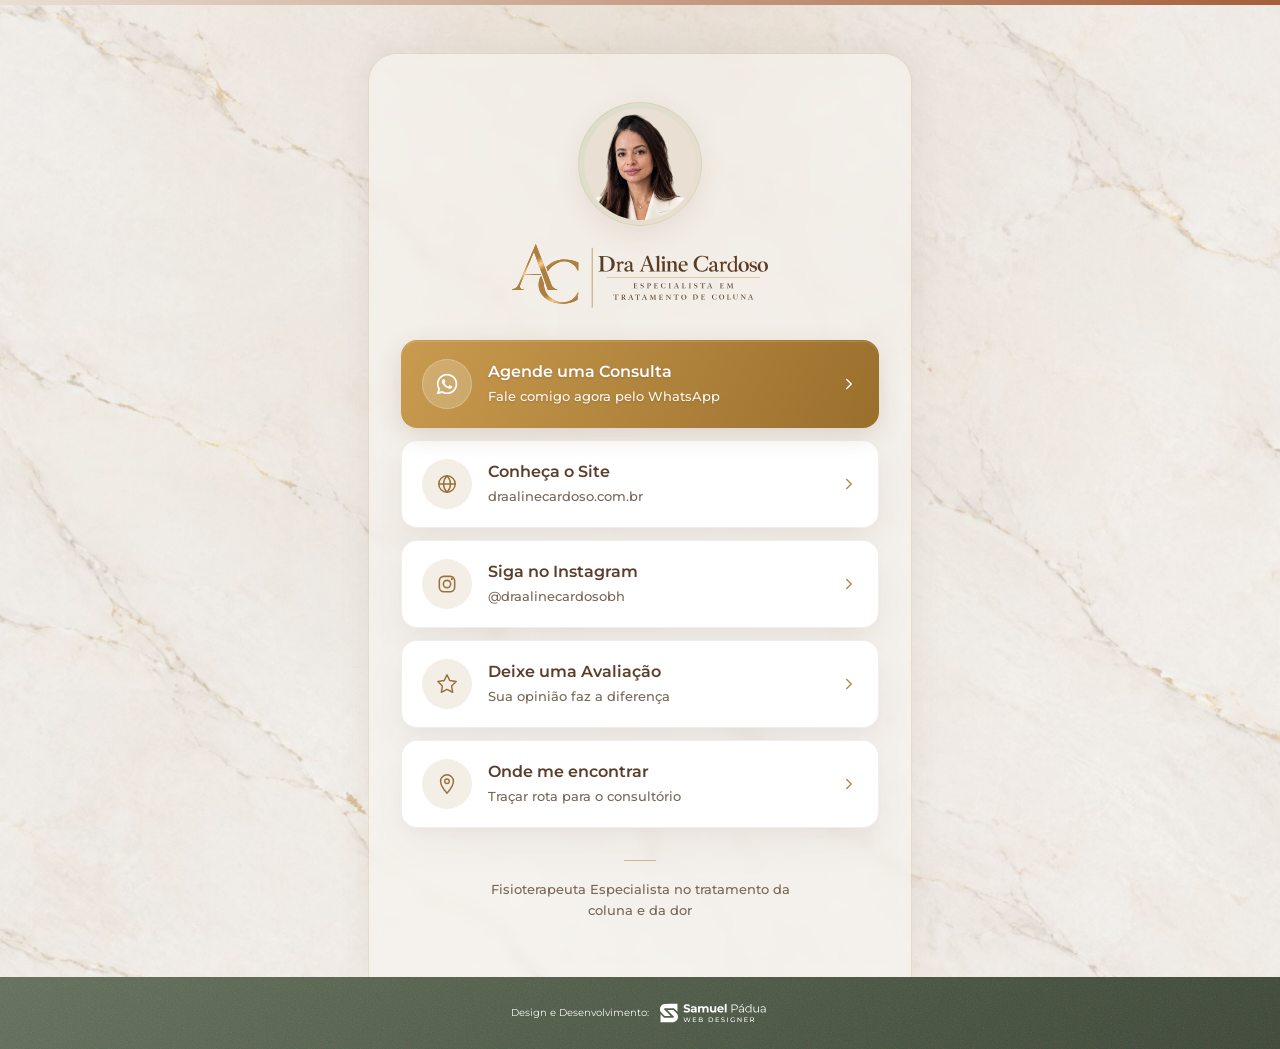
<file: links.html>
<!DOCTYPE html>
<html lang="pt-BR">
<head>
  <meta charset="UTF-8">
  <meta name="viewport" content="width=device-width, initial-scale=1.0">
  <title>Links — Dra. Aline Cardoso · Fisioterapeuta</title>
  <meta name="description" content="Agende sua consulta, siga no Instagram, deixe sua avaliação e veja o endereço da Dra. Aline Cardoso, fisioterapeuta especialista em coluna em Belo Horizonte.">
  <!-- página de "link na bio": fica fora do índice para não competir com a página principal -->
  <meta name="robots" content="noindex, follow">
  <link rel="canonical" href="https://www.draalinecardoso.com.br/links">
  <meta name="theme-color" content="#5A3E2B">
  <meta property="og:locale" content="pt_BR">
  <meta property="og:type" content="website">
  <meta property="og:site_name" content="Dra. Aline Cardoso">
  <meta property="og:title" content="Links — Dra. Aline Cardoso · Fisioterapeuta">
  <meta property="og:description" content="Agende sua consulta, siga no Instagram, deixe sua avaliação e veja o endereço do consultório em Belo Horizonte.">
  <meta property="og:url" content="https://www.draalinecardoso.com.br/links">
  <meta property="og:image" content="https://www.draalinecardoso.com.br/og-image.jpg">
  <meta property="og:image:width" content="1200">
  <meta property="og:image:height" content="630">
  <meta name="twitter:card" content="summary_large_image">
  <link rel="icon" href="/favicon.ico" sizes="48x48">
  <link rel="icon" type="image/svg+xml" href="/stamp-iso.svg">
  <link rel="apple-touch-icon" href="/apple-touch-icon.png">
  <link rel="preconnect" href="https://fonts.googleapis.com">
  <link rel="preconnect" href="https://fonts.gstatic.com" crossorigin>
  <link href="https://fonts.googleapis.com/css2?family=Montserrat:wght@400;500;600;700;800&display=swap" rel="stylesheet">
  <link rel="stylesheet" href="/style.css">
  <link rel="stylesheet" href="/links.css">
</head>
<body class="links-page">

  <div class="top-bar"></div>

  <main class="lk-main">
    <div class="lk-grain"></div>

    <div class="lk-container">

      <!-- Header -->
      <header class="lk-header">
        <div class="lk-avatar-wrap">
          <img src="/dra-aline-links.webp" class="lk-avatar" alt="Dra. Aline Cardoso">
        </div>
        <img src="/logo.svg" class="lk-logo" alt="Dra. Aline Cardoso - Especialista em Tratamento de Coluna">
      </header>

      <!-- Link Cards -->
      <div class="lk-cards">

        <!-- Agende uma Consulta (destaque) -->
        <a href="https://wa.me/5531994268155" class="lk-card lk-card--primary" target="_blank" rel="noopener">
          <span class="lk-icon">
            <svg width="22" height="22" viewBox="0 0 57 57" fill="none" xmlns="http://www.w3.org/2000/svg">
              <path fill-rule="evenodd" clip-rule="evenodd" d="M47.4216 9.51921C42.4222 4.51401 35.7735 1.75635 28.6904 1.75342C14.0949 1.75342 2.21626 13.6317 2.21039 28.2311C2.20844 32.8981 3.42761 37.4539 5.74495 41.4695L1.98828 55.1909L16.0257 51.5086C19.8936 53.6185 24.2481 54.7304 28.6796 54.7317H28.6907C43.2846 54.7317 55.1645 42.8524 55.1701 28.2523C55.173 21.1767 52.4212 14.5241 47.4216 9.51921ZM28.6904 50.2598H28.6813C24.7322 50.2581 20.8591 49.1968 17.4794 47.1919L16.6761 46.7148L8.34605 48.9L10.5695 40.7784L10.046 39.9457C7.84279 36.4415 6.67939 32.3913 6.68135 28.2328C6.68592 16.0981 16.5593 6.22568 28.6992 6.22568C34.5779 6.22763 40.1039 8.51986 44.2592 12.68C48.4144 16.8401 50.7014 22.3698 50.6994 28.2507C50.6942 40.3863 40.8215 50.2598 28.6904 50.2598ZM40.7628 33.7761C40.1013 33.4448 36.8482 31.8446 36.2416 31.6235C35.6356 31.4027 35.194 31.2928 34.7533 31.9549C34.312 32.617 33.0443 34.1075 32.6581 34.5488C32.2719 34.9904 31.8864 35.0459 31.2246 34.7145C30.5629 34.3834 28.4311 33.6845 25.9037 31.4304C23.937 29.676 22.6092 27.5094 22.223 26.8473C21.8375 26.1845 22.2198 25.861 22.5133 25.497C23.2296 24.6075 23.9468 23.6751 24.1673 23.2338C24.3881 22.7922 24.2775 22.4057 24.1118 22.0746C23.9468 21.7436 22.6236 18.4869 22.0724 17.1617C21.5348 15.8721 20.9898 16.0463 20.5834 16.026C20.1979 16.0068 19.7566 16.0029 19.3154 16.0029C18.8744 16.0029 18.1575 16.1682 17.5508 16.831C16.9445 17.4934 15.2355 19.0939 15.2355 22.3505C15.2355 25.6072 17.6063 28.7533 17.937 29.1949C18.2677 29.6365 22.6027 36.3195 29.2396 39.1851C30.8182 39.8674 32.0505 40.2741 33.0116 40.5791C34.5968 41.0827 36.0387 41.0116 37.1789 40.8413C38.4503 40.6512 41.0932 39.2406 41.645 37.6952C42.1962 36.1496 42.1962 34.825 42.0305 34.5488C41.8655 34.2729 41.4242 34.1075 40.7628 33.7761Z" fill="white"/>
            </svg>
          </span>
          <div class="lk-card-text">
            <span class="lk-card-title">Agende uma Consulta</span>
            <span class="lk-card-desc">Fale comigo agora pelo WhatsApp</span>
          </div>
          <span class="lk-arrow">
            <svg width="18" height="18" viewBox="0 0 24 24" fill="none">
              <path d="M9 18l6-6-6-6" stroke="white" stroke-width="2" stroke-linecap="round" stroke-linejoin="round"/>
            </svg>
          </span>
        </a>

        <!-- Site -->
        <a href="https://www.draalinecardoso.com.br/" class="lk-card" target="_blank" rel="noopener">
          <span class="lk-icon">
            <svg width="22" height="22" viewBox="0 0 24 24" fill="none" xmlns="http://www.w3.org/2000/svg">
              <circle cx="12" cy="12" r="9" stroke="white" stroke-width="1.6"/>
              <path d="M3 12h18M12 3c2.5 2.6 3.8 5.6 3.8 9s-1.3 6.4-3.8 9c-2.5-2.6-3.8-5.6-3.8-9S9.5 5.6 12 3z" stroke="white" stroke-width="1.6" stroke-linejoin="round"/>
            </svg>
          </span>
          <div class="lk-card-text">
            <span class="lk-card-title">Conheça o Site</span>
            <span class="lk-card-desc">draalinecardoso.com.br</span>
          </div>
          <span class="lk-arrow">
            <svg width="18" height="18" viewBox="0 0 24 24" fill="none">
              <path d="M9 18l6-6-6-6" stroke="white" stroke-width="2" stroke-linecap="round" stroke-linejoin="round"/>
            </svg>
          </span>
        </a>

        <!-- Instagram -->
        <a href="https://www.instagram.com/draalinecardosobh/" class="lk-card" target="_blank" rel="noopener">
          <span class="lk-icon">
            <svg width="22" height="22" viewBox="0 0 28 28" fill="none" xmlns="http://www.w3.org/2000/svg">
              <rect x="4.25" y="4.25" width="19.5" height="19.5" rx="5.75" stroke="white" stroke-width="2"/>
              <circle cx="14" cy="14" r="4.65" stroke="white" stroke-width="2"/>
              <circle cx="20.2" cy="7.8" r="1.4" fill="white"/>
            </svg>
          </span>
          <div class="lk-card-text">
            <span class="lk-card-title">Siga no Instagram</span>
            <span class="lk-card-desc">@draalinecardosobh</span>
          </div>
          <span class="lk-arrow">
            <svg width="18" height="18" viewBox="0 0 24 24" fill="none">
              <path d="M9 18l6-6-6-6" stroke="white" stroke-width="2" stroke-linecap="round" stroke-linejoin="round"/>
            </svg>
          </span>
        </a>

        <!-- Deixe uma Avaliação (Perfil da Empresa no Google) -->
        <a href="https://g.page/r/CfYL9VLpiMAqEBM/review" class="lk-card" target="_blank" rel="noopener">
          <span class="lk-icon">
            <svg width="22" height="22" viewBox="0 0 24 24" fill="none" xmlns="http://www.w3.org/2000/svg">
              <path d="M12 2l3.09 6.26L22 9.27l-5 4.87 1.18 6.88L12 17.77l-6.18 3.25L7 14.14 2 9.27l6.91-1.01L12 2z" stroke="white" stroke-width="1.6" stroke-linejoin="round"/>
            </svg>
          </span>
          <div class="lk-card-text">
            <span class="lk-card-title">Deixe uma Avaliação</span>
            <span class="lk-card-desc">Sua opinião faz a diferença</span>
          </div>
          <span class="lk-arrow">
            <svg width="18" height="18" viewBox="0 0 24 24" fill="none">
              <path d="M9 18l6-6-6-6" stroke="white" stroke-width="2" stroke-linecap="round" stroke-linejoin="round"/>
            </svg>
          </span>
        </a>

        <!-- Onde me encontrar -->
        <a href="https://www.google.com/maps/search/?api=1&query=Av.%20Bias%20Fortes%2C%20817%20-%20Sala%20502%2C%20Lourdes%2C%20Belo%20Horizonte%20-%20MG" class="lk-card" target="_blank" rel="noopener">
          <span class="lk-icon">
            <svg width="22" height="22" viewBox="0 0 24 24" fill="none" xmlns="http://www.w3.org/2000/svg">
              <path d="M12 2C8.13 2 5 5.13 5 9c0 5.25 7 13 7 13s7-7.75 7-13c0-3.87-3.13-7-7-7z" stroke="white" stroke-width="1.6" stroke-linejoin="round"/>
              <circle cx="12" cy="9" r="2.5" stroke="white" stroke-width="1.5"/>
            </svg>
          </span>
          <div class="lk-card-text">
            <span class="lk-card-title">Onde me encontrar</span>
            <span class="lk-card-desc">Traçar rota para o consultório</span>
          </div>
          <span class="lk-arrow">
            <svg width="18" height="18" viewBox="0 0 24 24" fill="none">
              <path d="M9 18l6-6-6-6" stroke="white" stroke-width="2" stroke-linecap="round" stroke-linejoin="round"/>
            </svg>
          </span>
        </a>

      </div>

      <p class="lk-bio">Fisioterapeuta Especialista no tratamento da coluna e da dor</p>

    </div>
  </main>

  <!-- Footer -->
  <footer class="site-footer">
    <div class="site-footer-grain"></div>
    <div class="site-footer-inner">
      <a href="https://samuelpadua.com.br/" class="site-footer-credit" target="_blank" rel="noopener" aria-label="Design e Desenvolvimento por Samuel Pádua Web Designer">
        <span class="site-footer-credit-text">Design e Desenvolvimento:</span>
        <img src="/logo-samuel.svg" alt="Samuel Pádua Web Designer" class="site-footer-credit-logo">
      </a>
    </div>
  </footer>

</body>
</html>
</file>
<file: style.css>
/* ===== RESET & BASE ===== */
*, *::before, *::after { box-sizing: border-box; margin: 0; padding: 0; }

:root {
  --dark:       #5A3E2B;
  --primary:    #6B4A2C;
  --teal:       #D7C4AE;
  --white:      #FFFFFF;
  --paper:      #FCFAF7;
  --muted:      #776655;
  --border:     rgba(107, 74, 44, 0.12);
  --ease-out:   cubic-bezier(0.22, 1, 0.36, 1);
  --shadow-soft: 0 4px 12px rgba(90, 62, 43, 0.025), 0 16px 40px rgba(90, 62, 43, 0.055);
  --gray-bg:    #F7F2EB;
  --font-display: 'Playfair Display', Georgia, serif;
  --grad-start: #D8AE66;
  --grad-end:   #9E7231;
  --gradient:   linear-gradient(110deg, var(--grad-start), var(--grad-end));
}

html { scroll-behavior: smooth; overflow-x: hidden; }

html {
  scrollbar-color: #C29550 rgba(107, 74, 44, 0.12);
  scrollbar-width: thin;
}

body {
  font-family: 'Montserrat', sans-serif;
  color: var(--dark);
  background: var(--white);
  overflow-x: hidden;
  -webkit-font-smoothing: antialiased;
}

::selection { background: #E4D7BE; color: var(--dark); }

:where(a, button, [tabindex]):focus-visible {
  outline: 3px solid #5A6B4F;
  outline-offset: 5px;
}

:where(h1, h2, h3) { text-wrap: balance; }

.skip-link {
  position: fixed;
  top: 12px;
  left: 12px;
  z-index: 1100;
  padding: 12px 20px;
  border-radius: 8px;
  background: var(--white);
  color: var(--dark);
  width: 1px;
  height: 1px;
  overflow: hidden;
  clip-path: inset(50%);
}

.skip-link:focus { width: auto; height: auto; clip-path: none; }

body::-webkit-scrollbar {
  width: 12px;
}

body::-webkit-scrollbar-track {
  background: rgba(107, 74, 44, 0.08);
}

body::-webkit-scrollbar-thumb {
  background: linear-gradient(180deg, #DCB471 0%, #C29550 100%);
  background-origin: border-box;
  border-radius: 999px;
  border: 2px solid rgba(255, 255, 255, 0.75);
}

body::-webkit-scrollbar-thumb:hover {
  background: linear-gradient(180deg, #E7C68D 0%, #CFA160 100%);
  background-origin: border-box;
}

/* ===== TIPOGRAFIA DE TÍTULOS ===== */
.hero-left h1,
.intro-left h2,
.treatment-title,
.card h3,
.problems-headline,
.condition-title,
.reviews-title,
.profile-title,
.faq-title,
.contact-title {
  font-family: var(--font-display);
}

/* ===== SCROLL REVEAL ===== */
.reveal-item[data-reveal] {
  --reveal-x: 0px;
  --reveal-y: 22px;
  --reveal-scale: 1;
  opacity: 0;
  translate: var(--reveal-x) var(--reveal-y);
  scale: var(--reveal-scale);
  transition:
    opacity 0.7s var(--ease-out) var(--reveal-delay, 0ms),
    translate 0.7s var(--ease-out) var(--reveal-delay, 0ms),
    scale 0.7s var(--ease-out) var(--reveal-delay, 0ms),
    transform 0.3s var(--ease-out),
    box-shadow 0.3s ease,
    border-color 0.3s ease;
}

.reveal-item[data-reveal="left"] {
  --reveal-x: -24px;
  --reveal-y: 0px;
}

.reveal-item[data-reveal="right"] {
  --reveal-x: 24px;
  --reveal-y: 0px;
}

.reveal-item[data-reveal="up"] {
  --reveal-y: 24px;
}

.reveal-item[data-reveal="zoom"] {
  --reveal-y: 18px;
  --reveal-scale: 0.985;
}

.reveal-item[data-reveal].is-visible {
  opacity: 1;
  translate: 0 0;
  scale: 1;
}

/* ===== TOP BAR ===== */
.top-bar {
  height: 6px;
  background: linear-gradient(to right, #E9DFD4 0%, #A55F3B 100%);
  width: 100%;
}

/* ===== HERO SECTION ===== */
.hero {
  position: relative;
  height: 850px;
  display: flex;
  align-items: stretch;
  overflow: hidden;
}

.hero-bg {
  position: absolute;
  inset: 0;
  background-image: url('bg-hero.jpg');
  background-image: image-set(url('bg-hero.webp') type('image/webp'), url('bg-hero.jpg') type('image/jpeg'));
  background-size: cover;
  background-position: center;
  z-index: 0;
}

.hero-inner {
  position: relative;
  z-index: 1;
  width: 100%;
  max-width: 1280px;
  margin: 0 auto;
  padding: 0 60px;
  display: flex;
  flex-direction: column;
}

/* ===== HEADER / LOGO ===== */
.hero-header {
  padding: 60px 0 0;
  flex: 0 0 auto;
}

.logo {
  height: 74px;
  width: auto;
  display: block;
}

/* ===== HERO CONTENT ===== */
.hero-content {
  display: flex;
  align-items: stretch;
  gap: 40px;
  flex: 1;
}

/* ===== LEFT COLUMN ===== */
.hero-left {
  flex: 0 0 431px;
  display: flex;
  flex-direction: column;
  justify-content: center;
  padding-bottom: 44px;
}

.hero-left h1 {
  font-size: 54px;
  font-weight: 500;
  line-height: 1.1;
  letter-spacing: -0.02em;
  color: var(--dark);
  margin-bottom: 21px;
}

.gradient-text {
  background: var(--gradient);
  -webkit-background-clip: text;
  -webkit-text-fill-color: transparent;
  background-clip: text;
  display: inline;
  font-weight: 800;
}

.subtext {
  font-size: 15px;
  font-weight: 500;
  line-height: 1.75;
  color: var(--dark);
  max-width: 387px;
  margin-bottom: 28px;
}

.btn-cta {
  display: inline-flex;
  align-items: center;
  justify-content: center;
  gap: 16px;
  background: linear-gradient(115deg, #C99B4F, #9A6F2C);
  /* degradê a partir da borda: no padrão (padding-box) ele se repete na faixa da borda e cria um fio escuro */
  background-origin: border-box;
  border: 1px solid rgba(107, 74, 44, 0.1);
  box-shadow: 0 6px 18px rgba(154, 111, 44, 0.16), inset 0 1px rgba(255, 255, 255, 0.15);
  overflow: hidden;
  position: relative;
  color: var(--white);
  text-shadow: 0 1px 2px rgba(90, 62, 43, 0.28);
  font-family: 'Montserrat', sans-serif;
  font-size: 14px;
  font-weight: 700;
  line-height: 1.28;
  letter-spacing: 0.09em;
  text-transform: uppercase;
  text-decoration: none;
  min-height: 58px;
  height: auto;
  padding: 18px 30px;
  border-radius: 12px;
  align-self: flex-start;
  transition: transform 0.3s var(--ease-out), box-shadow 0.3s ease;
  margin-bottom: 20px;
}

.btn-cta::before {
  content: '';
  order: 1;
  flex: 0 0 16px;
  width: 16px;
  height: 16px;
  background: url("data:image/svg+xml,%3Csvg xmlns='http://www.w3.org/2000/svg' width='16' height='16' viewBox='0 0 24 24' fill='none' stroke='white' stroke-width='1.7' stroke-linecap='round' stroke-linejoin='round'%3E%3Cpath d='M5 12h14M13 6l6 6-6 6'/%3E%3C/svg%3E") center/contain no-repeat;
  transition: transform 0.3s var(--ease-out);
}

.btn-cta::after {
  content: '';
  position: absolute;
  top: -50%;
  left: 0;
  width: 45%;
  height: 200%;
  background: linear-gradient(
    to right,
    transparent,
    rgba(255, 255, 255, 0.22),
    transparent
  );
  transform: translateX(-160%) skewX(-18deg);
  pointer-events: none;
}

@media (hover: hover) and (pointer: fine) {
  .btn-cta:hover {
    transform: translateY(-3px);
    box-shadow: 0 12px 28px rgba(137, 96, 45, 0.22), inset 0 1px rgba(255, 255, 255, 0.15);
  }

  .btn-cta:hover::before { transform: translateX(3px); }
  .btn-cta:hover::after { animation: btn-shine 0.85s var(--ease-out); }
}

.btn-cta:active { transform: translateY(0); }

.crefito {
  font-size: 12px;
  font-weight: 700;
  letter-spacing: 0.1em;
  color: var(--dark);
  text-transform: uppercase;
  opacity: 0.7;
}

/* CTA do hero 12% menor que o padrão (somente desktop) */
@media (min-width: 821px) {
  .hero .btn-cta {
    min-height: 60px;
    padding: 18px 30px;
    font-size: 14px;
    border-radius: 12px;
    margin-bottom: 18px;
  }
}

/* ===== RIGHT COLUMN ===== */
.hero-right {
  flex: 1;
  align-self: stretch;
  position: relative;
  display: flex;
  align-items: flex-end;
  justify-content: center;
}

.doctor-img {
  position: absolute;
  bottom: 0;
  left: 50%;
  transform: translateX(-40%);
  z-index: 2;
  height: 820px;
  width: auto;
  display: block;
  object-fit: contain;
  object-position: bottom;
}

/* ===== STAMP ANIMADO ===== */
.stamp-wrapper {
  position: absolute;
  top: -36px;
  right: -60px;
  width: 162px;
  height: 162px;
  z-index: 3;
  transform: translate(10%, -10%) scale(0.9);
}

.stamp-txt {
  position: absolute;
  inset: 0;
  width: 162px;
  height: 162px;
  animation: spin-stamp 48s linear infinite;
  transform-origin: center center;
}

.stamp-iso {
  position: absolute;
  top: 50%;
  left: 50%;
  transform: translate(-50%, -50%);
  width: 83px;
  height: 83px;
}

@keyframes btn-shine {
  from { transform: translateX(-160%) skewX(-18deg); }
  to { transform: translateX(380%) skewX(-18deg); }
}

@keyframes entrance {
  from { opacity: 0; translate: 0 16px; }
  to { opacity: 1; translate: 0 0; }
}

.hero-header { animation: entrance 0.75s var(--ease-out) both; }
.hero-left > * { animation: entrance 0.8s var(--ease-out) backwards; }
.hero-left h1 { animation-delay: 0.08s; }
.hero-left .subtext { animation-delay: 0.16s; }
.hero-left .btn-cta { animation-delay: 0.24s; }
.hero-left .crefito { animation-delay: 0.3s; }
.hero-right { animation: entrance 1s var(--ease-out) 0.12s backwards; }

@keyframes spin-stamp {
  from { transform: rotate(0deg); }
  to   { transform: rotate(360deg); }
}

/* ===== INTRO BLOCK ===== */
.intro-block {
  position: relative;
  min-height: 200px;
  padding: 40px 0;
  display: flex;
  align-items: center;
  background: linear-gradient(to right, #707B66 0%, #505B48 50%, #394233 100%);
  overflow: hidden;
}

/* Grain visível sobre o gradient */
.intro-block::after {
  content: '';
  position: absolute;
  inset: 0;
  background-image: url("data:image/svg+xml,%3Csvg xmlns='http://www.w3.org/2000/svg' width='220' height='220'%3E%3Cfilter id='g'%3E%3CfeTurbulence type='fractalNoise' baseFrequency='0.85' numOctaves='3' stitchTiles='stitch'/%3E%3CfeColorMatrix type='saturate' values='0'/%3E%3C/filter%3E%3Crect width='220' height='220' filter='url(%23g)'/%3E%3C/svg%3E");
  background-repeat: repeat;
  background-size: 220px 220px;
  mix-blend-mode: overlay;
  opacity: 0.18;
  pointer-events: none;
  z-index: 2;
}

.intro-inner {
  position: relative;
  z-index: 3;
  width: 100%;
  max-width: 1280px;
  margin: 0 auto;
  padding: 0 60px;
  display: flex;
  align-items: center;
  gap: 60px;
}

.intro-left {
  flex: 0 0 280px;
}

.intro-left h2 {
  font-size: 39px;
  font-weight: 500;
  line-height: 1.12;
  letter-spacing: -0.01em;
  color: var(--white);
}

.intro-left h2 strong {
  font-weight: 800;
  display: block;
  color: #E2C283;
}

.intro-right {
  flex: 1;
}

.intro-right p {
  font-size: 17px;
  font-weight: 400;
  line-height: 1.7;
  color: var(--white);
}

.intro-right p strong {
  font-weight: 700;
}

.intro-right .intro-lead {
  margin-bottom: 10px;
  font-size: 21px;
  font-weight: 600;
  line-height: 1.4;
  color: #E2C283;
}

/* Responsivo intro */
@media (max-width: 820px) {
  .intro-block { height: auto; padding: 44px 0; }

  .intro-inner {
    flex-direction: column;
    gap: 28px;
    padding: 0 32px;
  }

  .intro-left { flex: none; width: 100%; }

  .intro-left h2 { font-size: 32px; }

  .intro-right p { font-size: 16px; }
}

@media (max-width: 480px) {
  .intro-block { height: auto; padding: 40px 0; }

  .intro-inner { padding: 0 24px; gap: 20px; }

  .intro-left h2 { font-size: 28px; }

  .intro-right p { font-size: 15px; }
}

/* ===== TREATMENT BLOCK ===== */
.treatment-block {
  background: var(--paper);
  padding: 100px 0 90px;
}

.treatment-inner {
  max-width: 1280px;
  margin: 0 auto;
  padding: 0 60px;
  display: flex;
  flex-direction: column;
  align-items: center;
  gap: 60px;
}

/* Header */
.treatment-header {
  text-align: center;
  max-width: 760px;
}

.tagline {
  display: block;
  font-size: 15px;
  font-weight: 600;
  letter-spacing: 0.15em;
  text-transform: uppercase;
  color: #5A6B4F;
  margin-bottom: 12px;
}

.treatment-title {
  font-size: 48px;
  font-weight: 700;
  line-height: 1.1;
  letter-spacing: -0.01em;
  background: var(--gradient);
  -webkit-background-clip: text;
  -webkit-text-fill-color: transparent;
  background-clip: text;
  margin-bottom: 20px;
}

.treatment-desc {
  font-size: 16px;
  font-weight: 500;
  line-height: 1.7;
  color: #7A6A5A;
}

/* Cards grid */
.cards-grid {
  display: grid;
  grid-template-columns: repeat(3, 1fr);
  gap: 24px;
  width: 100%;
}

.card {
  background: var(--white);
  border-radius: 20px;
  padding: 36px;
  box-shadow: var(--shadow-soft);
  border: 1px solid var(--border);
  position: relative;
  transition: border-color 0.3s ease, box-shadow 0.3s ease, transform 0.3s ease;
  display: flex;
  flex-direction: column;
  gap: 20px;
}

.cards-grid { counter-reset: treatment-step; }

.card::before {
  counter-increment: treatment-step;
  content: counter(treatment-step, decimal-leading-zero);
  position: absolute;
  top: 30px;
  right: 30px;
  font-family: var(--font-display);
  font-size: 32px;
  line-height: 1;
  color: #C6B79F;
}

@media (hover: hover) and (pointer: fine) {
  .card:hover {
    border-color: #BFC7B5;
    box-shadow: 0 16px 40px rgba(90, 62, 43, 0.09);
    transform: translateY(-5px);
  }
}

.card-icon svg {
  display: block;
}

.card h3 {
  font-size: 25px;
  font-weight: 700;
  line-height: 1.2;
  color: var(--primary);
}

.card p {
  font-size: 15px;
  font-weight: 400;
  line-height: 1.7;
  color: #7A6A5A;
}

/* Footer */
.treatment-footer {
  display: flex;
  flex-direction: column;
  align-items: center;
  gap: 32px;
  text-align: center;
}

.treatment-footer > p {
  font-size: 16px;
  font-weight: 600;
  line-height: 1.65;
  color: var(--dark);
}

.btn-cta--center {
  align-self: center;
}

/* Responsivo treatment */
@media (max-width: 900px) {
  .cards-grid { grid-template-columns: 1fr; gap: 20px; }
  .treatment-title { font-size: 36px; }
  .treatment-block { padding: 72px 0; }
  .treatment-inner { padding: 0 32px; gap: 44px; }
}

@media (max-width: 480px) {
  .treatment-title { font-size: 30px; }
  .treatment-block { padding: 56px 0; }
  .treatment-inner { padding: 0 24px; gap: 36px; }
  .card { padding: 28px; }
}

/* ===== PROBLEMS BLOCK ===== */
.problems-block {
  position: relative;
  height: 195px;
  background: linear-gradient(to right, #707B66 0%, #505B48 50%, #394233 100%);
  overflow: visible;
  clip-path: inset(-400px 0 0 0); /* permite sangrar acima, clipa abaixo */
  z-index: 2;
}

/* Grain confinado ao bloco */
.problems-grain {
  position: absolute;
  inset: 0;
  background-image: url("data:image/svg+xml,%3Csvg xmlns='http://www.w3.org/2000/svg' width='200' height='200'%3E%3Cfilter id='n'%3E%3CfeTurbulence type='fractalNoise' baseFrequency='0.8' numOctaves='4' stitchTiles='stitch'/%3E%3C/filter%3E%3Crect width='200' height='200' filter='url(%23n)'/%3E%3C/svg%3E");
  background-repeat: repeat;
  background-size: 200px 200px;
  mix-blend-mode: soft-light;
  opacity: 0.25;
  pointer-events: none;
  z-index: 0;
}

.problems-inner {
  position: relative;
  z-index: 1;
  max-width: 1280px;
  margin: 0 auto;
  padding: 0 80px 0 0;
  height: 100%;
  display: flex;
  align-items: center;
  gap: 52px;
}

/* Coluna da imagem */
.problems-img-col {
  flex: 0 0 auto;
  position: relative;
  height: 100%;
  display: flex;
  align-items: flex-end;
}

.problems-img {
  display: block;
  height: 240px;
  width: auto;
  filter: drop-shadow(0 0 30px rgba(184, 138, 72, 0.2));
}

/* Headline */
.problems-headline {
  flex: 0 0 auto;
  font-size: 27px;
  font-weight: 600;
  line-height: 1.12;
  color: var(--white);
  letter-spacing: 0;
  white-space: nowrap; /* 3 linhas fixas pelos <br> no desktop */
}

/* Body text */
.problems-body {
  flex: 1;
  font-size: 18px;
  font-weight: 400;
  line-height: 1.5;
  color: var(--white);
}

.problems-body strong {
  font-weight: 700;
}

/* Responsivo problems */
@media (max-width: 900px) {
  .problems-block { height: auto; padding: 48px 0; overflow: hidden; }
  .problems-inner { flex-direction: column; align-items: flex-start; gap: 24px; padding: 0 32px; height: auto; }
  .problems-img-col { display: none; }
  .problems-headline { flex: none; font-size: 28px; line-height: 1.15; white-space: normal; }
  .problems-body { font-size: 16px; }
}

@media (max-width: 480px) {
  .problems-block { padding: 40px 0; }
  .problems-inner { padding: 0 24px; gap: 16px; }
  .problems-headline { font-size: 18px; }
  .problems-body { font-size: 15px; }
}

/* ===== RESPONSIVO ===== */

/* Laptop menor / tablet landscape */
@media (max-width: 1100px) {
  .hero-inner { padding: 0 40px; }

  .hero-left {
    flex: 0 0 370px;
  }

  .hero-left h1 {
    font-size: 46px;
  }

  .subtext {
    font-size: 14px;
    max-width: 334px;
  }

  .doctor-img {
    height: 700px;
  }

  .stamp-wrapper { width: 124px; height: 124px; top: -68px; right: -16px; }
  .stamp-txt    { width: 124px; height: 124px; }
  .stamp-iso    { width: 63px;  height: 63px; }
}

/* Tablet portrait */
@media (max-width: 820px) {
  .hero {
    height: auto;
    min-height: 100svh;
  }

  .hero-inner { padding: 0 32px; }

  .hero-content {
    flex-direction: column;
    align-items: flex-start;
    gap: 0;
    padding-bottom: 0;
  }

  .hero-left {
    flex: none;
    width: 100%;
    max-width: 560px;
    padding-bottom: 40px;
    justify-content: flex-start;
    padding-top: 32px;
  }

  .hero-left h1 { font-size: 46px; }

  .subtext { font-size: 15px; max-width: 100%; }

  /* Foto flui no documento em proporção natural — sem cortes */
  .hero-right {
    width: 100%;
    height: auto;
    align-self: auto;
    justify-content: center;
    overflow: visible;
    margin-top: 16px;
  }

  .doctor-img {
    position: relative;
    top: auto;
    left: auto;
    transform: none;
    width: 85%;
    height: auto;
    max-width: 380px;
    margin: 0 auto;
    display: block;
  }

  .stamp-wrapper { top: 40px; right: 16px; width: 110px; height: 110px; }
  .stamp-txt    { width: 110px; height: 110px; }
  .stamp-iso    { width: 56px; height: 56px; }
}

/* Mobile */
@media (max-width: 480px) {
  .hero-inner { padding: 0 24px; }

  .logo { height: 60px; }

  .hero-left {
    padding-top: 24px;
    padding-bottom: 36px;
  }

  .hero-left h1 { font-size: 36px; }

  .subtext { font-size: 14px; }

  .btn-cta {
    height: 60px;
    padding: 0 24px;
    font-size: 13px;
    letter-spacing: 0.12em;
    align-self: stretch;
    justify-content: center;
    text-align: center;
  }

  /* Foto flui no documento em proporção natural — sem cortes */
  .hero-right {
    height: auto;
    overflow: visible;
    margin-top: 12px;
  }

  .doctor-img {
    position: relative;
    top: auto;
    bottom: auto;
    width: 85%;
    height: auto;
    max-width: 340px;
    transform: none;
    margin: 0 auto;
    display: block;
  }

  .stamp-wrapper { width: 86px; height: 86px; top: 30px; bottom: auto; right: 12px; }
  .stamp-txt    { width: 86px; height: 86px; }
  .stamp-iso    { width: 43px; height: 43px; }

  .whatsapp-float { bottom: 20px; right: 20px; width: 60px; height: 60px; }
}

/* ===== WHATSAPP FLUTUANTE ===== */
@keyframes wpp-pulse {
  0% { transform: scale(1); opacity: 0.35; }
  80%, 100% { transform: scale(1.5); opacity: 0; }
}

.whatsapp-float {
  position: fixed;
  bottom: max(24px, env(safe-area-inset-bottom));
  right: max(24px, env(safe-area-inset-right));
  width: 60px;
  height: 60px;
  background: linear-gradient(135deg, #7D8D6E, #48573F);
  background-origin: border-box;
  border-radius: 50%;
  display: flex;
  align-items: center;
  justify-content: center;
  z-index: 1000;
  text-decoration: none;
  box-shadow: 0 6px 24px rgba(57, 66, 51, 0.22);
  border: 1px solid rgba(255, 255, 255, 0.25);
  transition: transform 0.3s var(--ease-out), box-shadow 0.3s ease;
}

.whatsapp-float::before {
  content: '';
  position: absolute;
  inset: -1px;
  border: 1px solid #7D8D6E;
  border-radius: inherit;
  opacity: 0;
  animation: wpp-pulse 3s ease-out 2s 2;
  pointer-events: none;
}

.whatsapp-float:hover {
  transform: scale(1.05);
  animation: none;
  box-shadow: 0 6px 28px rgba(72, 87, 63, 0.5);
}

.whatsapp-float:hover .wpp-badge,
.whatsapp-float:focus-visible .wpp-badge {
  opacity: 1;
  transform: translateY(-50%) translateX(0) scale(1);
  pointer-events: auto;
}

.whatsapp-float svg {
  width: 30px;
  height: 30px;
  position: relative;
  z-index: 1;
}

/* Badge balão de chat */
.wpp-badge {
  position: absolute;
  right: calc(100% + 14px);
  top: 50%;
  transform: translateY(-50%) translateX(10px) scale(0.92);
  white-space: nowrap;
  background: #ffffff;
  color: #5A6B4F;
  font-family: 'Montserrat', sans-serif;
  font-size: 13px;
  font-weight: 700;
  letter-spacing: 0.02em;
  padding: 10px 18px;
  border-radius: 50px;
  box-shadow: 0 4px 20px rgba(107, 74, 44, 0.18), 0 1px 4px rgba(0,0,0,0.08);
  opacity: 0;
  pointer-events: none;
  transition: opacity 0.22s ease, transform 0.22s ease;
}

/* Setinha apontando para o botão */
.wpp-badge::after {
  content: '';
  position: absolute;
  top: 50%;
  right: -7px;
  transform: translateY(-50%);
  border-width: 6px 0 6px 8px;
  border-style: solid;
  border-color: transparent transparent transparent #ffffff;
  filter: drop-shadow(2px 0 2px rgba(107, 74, 44,0.08));
}

/* ===== REVIEWS BLOCK ===== */
.reviews-block {
  position: relative;
  background: linear-gradient(135deg, #707B66 0%, #505B48 50%, #394233 100%);
  padding: 80px 0 72px;
  display: flex;
  flex-direction: column;
  overflow: hidden;
}

.reviews-grain {
  position: absolute;
  inset: 0;
  background-image: url("data:image/svg+xml,%3Csvg xmlns='http://www.w3.org/2000/svg' width='200' height='200'%3E%3Cfilter id='n'%3E%3CfeTurbulence type='fractalNoise' baseFrequency='0.8' numOctaves='4' stitchTiles='stitch'/%3E%3C/filter%3E%3Crect width='200' height='200' filter='url(%23n)'/%3E%3C/svg%3E");
  mix-blend-mode: soft-light;
  opacity: 0.25;
  pointer-events: none;
  z-index: 1;
}

.reviews-inner {
  position: relative;
  z-index: 2;
  max-width: 1240px;
  margin: 0 auto;
  width: 100%;
  padding: 0 48px;
  display: flex;
  flex-direction: column;
  gap: 52px;
}

.reviews-header {
  text-align: center;
}

.reviews-tagline {
  display: block;
  font-size: 14px;
  font-weight: 600;
  letter-spacing: 0.3em;
  text-transform: uppercase;
  color: #E2DACA;
  margin-bottom: 14px;
}

.reviews-title {
  font-size: 40px;
  font-weight: 400;
  color: var(--white);
  line-height: 1.15;
}

.reviews-title strong {
  font-weight: 700;
}

/* Carousel */
.reviews-carousel {
  position: relative;
  width: 100%;
  overflow: visible;
}

.carousel-viewport {
  overflow: hidden;
  width: 100%;
  border-radius: 16px;
  touch-action: pan-y;
}

.reviews-carousel:focus-visible { outline-color: #E2C283; }

.reviews-track {
  display: flex;
  gap: 24px;
}

/* Review card */
.review-card {
  background: var(--white);
  border-radius: 16px;
  box-shadow: 0 12px 30px rgba(40, 50, 34, 0.18);
  padding: 28px 24px;
  display: flex;
  flex-direction: column;
  gap: 14px;
  flex-shrink: 0;
}

.rc-header {
  display: flex;
  align-items: center;
  gap: 12px;
}

.rc-avatar {
  width: 48px;
  height: 48px;
  border-radius: 50%;
  background: linear-gradient(135deg, #C0765C, #9A4F38);
  display: flex;
  align-items: center;
  justify-content: center;
  font-size: 14px;
  font-weight: 700;
  color: var(--white);
  flex-shrink: 0;
  overflow: hidden;
}

.rc-avatar img {
  width: 100%;
  height: 100%;
  object-fit: cover;
}

.rc-name {
  font-size: 15px;
  font-weight: 700;
  color: var(--dark);
  display: block;
}

.rc-count {
  font-size: 12px;
  color: var(--muted);
  display: block;
  margin-top: 2px;
}

.rc-stars {
  display: flex;
  align-items: center;
  gap: 8px;
}

.rc-stars-icons {
  color: #FBBC04;
  font-size: 17px;
  letter-spacing: 2px;
  line-height: 1;
}

.rc-badge {
  width: 18px;
  height: 18px;
  border-radius: 50%;
  background: #4285F4;
  display: flex;
  align-items: center;
  justify-content: center;
  flex-shrink: 0;
}

.rc-text {
  font-size: 15px;
  font-weight: 500;
  color: #7A6A5A;
  line-height: 1.65;
}

/* Carousel buttons */
.carousel-btn {
  position: absolute;
  top: 50%;
  transform: translateY(-50%);
  background: none;
  border: none;
  cursor: pointer;
  padding: 0;
  display: flex;
  align-items: center;
  justify-content: center;
  transition: opacity 0.2s;
  z-index: 2;
  width: 48px;
  height: 48px;
}

.carousel-btn--prev {
  left: -72px;
}

.carousel-btn--next {
  right: -72px;
}

.carousel-btn:hover circle {
  stroke: rgba(255, 255, 255, 0.8);
}

@media (min-width: 821px) {
  .reviews-carousel { padding-inline: 56px; }
  .reviews-carousel .carousel-btn--prev { left: 0; }
  .reviews-carousel .carousel-btn--next { right: 0; }
}

.reviews-pagination {
  display: flex;
  justify-content: center;
  align-items: center;
  gap: 2px;
  margin-top: -16px;
}

.reviews-dot {
  width: 32px;
  height: 36px;
  border-radius: 8px;
  border: none;
  padding: 0;
  cursor: pointer;
  background: transparent;
  display: grid;
  place-items: center;
}

.reviews-dot::before {
  content: '';
  width: 7px;
  height: 7px;
  border-radius: 99px;
  background: rgba(255, 255, 255, 0.4);
  transition: width 0.3s var(--ease-out), background-color 0.3s ease;
}

.reviews-dot:hover::before { background: rgba(255, 255, 255, 0.75); }

.reviews-dot.is-active::before {
  background: var(--white);
  width: 22px;
}

.reviews-dot:focus-visible,
.carousel-btn:focus-visible { outline-color: #E2C283; }

/* Footer */
.reviews-footer {
  display: flex;
  flex-direction: column;
  gap: 0;
}

.reviews-divider {
  height: 1px;
  background: rgba(255, 255, 255, 0.2);
  margin-bottom: 32px;
}

.reviews-cta-row {
  display: flex;
  align-items: center;
  justify-content: space-between;
}

.reviews-cta-text {
  font-size: 20px;
  font-weight: 700;
  color: var(--white);
  line-height: 1.4;
}

.reviews-footer .btn-cta {
  box-shadow: 0 0 0 3px rgba(255, 255, 255, 0.1);
}

/* ===== RESPONSIVE: REVIEWS ===== */
@media (max-width: 820px) {
  .reviews-block { min-height: unset; padding: 64px 0 56px; }
  .reviews-inner { padding: 0 20px; gap: 36px; }
  .reviews-carousel { padding: 0; }
  .carousel-btn--prev { left: 0; }
  .carousel-btn--next { right: 0; }
  .reviews-pagination { margin-top: -8px; }
  .reviews-title { font-size: 30px; }
  .reviews-cta-row { flex-direction: column; align-items: flex-start; gap: 24px; }
  .reviews-cta-text { font-size: 18px; }
}

@media (max-width: 480px) {
  .reviews-title { font-size: 26px; }
  .reviews-carousel { padding: 0; }
  .reviews-pagination { gap: 2px; }
  .carousel-btn { display: none; }
  .rc-text { text-align: left; }
  .carousel-btn svg { width: 36px; height: 36px; }
}

/* ===== CONDITION BLOCK (HÉRNIA, etc.) ===== */
.condition-block {
  background: var(--white);
  padding: 96px 0;
}

.condition-inner {
  max-width: 1200px;
  margin: 0 auto;
  padding: 0 48px;
  display: grid;
  grid-template-columns: minmax(0, 0.9fr) minmax(0, 1.1fr);
  gap: clamp(36px, 5vw, 72px);
  align-items: center;
}

.condition-block--gray {
  background:
    linear-gradient(rgba(255, 255, 255, 0.25), rgba(255, 255, 255, 0.25)),
    url("bg-marmore.jpg") center/cover no-repeat;
}

.condition-media {
  position: relative;
  border-radius: 20px;
  overflow: hidden;
  line-height: 0;
  isolation: isolate;
  box-shadow: var(--shadow-soft);
  background: var(--gray-bg);
}

.condition-media video,
.condition-media .condition-img {
  width: 100%;
  height: auto;
  display: block;
  border-radius: 20px;
}

.condition-media .condition-img {
  aspect-ratio: 5 / 4;
  object-fit: cover;
}

.condition-media--video video {
  filter: sepia(0.3) saturate(0.85) contrast(0.93) brightness(0.98);
}

.condition-media--video::after {
  content: '';
  position: absolute;
  inset: 0;
  border-radius: 20px;
  pointer-events: none;
  opacity: 0.34;
  mix-blend-mode: soft-light;
  background-image:
    url("data:image/svg+xml,%3Csvg xmlns='http://www.w3.org/2000/svg' width='160' height='160' viewBox='0 0 160 160'%3E%3Cfilter id='n'%3E%3CfeTurbulence type='fractalNoise' baseFrequency='1.35' numOctaves='3' stitchTiles='stitch'/%3E%3C/filter%3E%3Crect width='160' height='160' filter='url(%23n)' opacity='1'/%3E%3C/svg%3E");
  background-size: 160px 160px;
}

.condition-text {
  display: flex;
  flex-direction: column;
  align-items: flex-start;
  gap: 24px;
}

.condition-text .btn-cta {
  align-self: flex-start;
  font-size: 13px;
  height: 58px;
  padding: 0 26px;
  margin-bottom: 0;
}

.condition-title {
  font-size: 38px;
  font-weight: 400;
  line-height: 1.16;
  letter-spacing: -0.01em;
  background: var(--gradient);
  -webkit-background-clip: text;
  -webkit-text-fill-color: transparent;
  background-clip: text;
}

.condition-title strong {
  font-weight: 800;
}

.condition-body {
  font-size: 15px;
  font-weight: 400;
  line-height: 1.7;
  color: #7A6A5A;
}

/* ===== RESPONSIVE: CONDITION BLOCK ===== */
@media (max-width: 820px) {
  .condition-inner {
    grid-template-columns: 1fr;
    gap: 36px;
    padding: 0 28px;
  }

  .condition-block {
    padding: 64px 0;
  }

  .condition-title {
    font-size: 30px;
  }
}

@media (max-width: 480px) {
  .condition-title {
    font-size: 26px;
  }

  .condition-body {
    font-size: 15px;
  }
}

/* ===== PROFILE BLOCK ===== */
.profile-block {
  background: var(--white);
  padding: 104px 0 112px;
}

.profile-inner {
  max-width: 1200px;
  margin: 0 auto;
  padding: 0 48px;
  display: grid;
  grid-template-columns: minmax(340px, 500px) minmax(0, 1fr);
  gap: 64px;
  align-items: center;
}

.profile-media {
  width: 100%;
}

.profile-image {
  width: 100%;
  display: block;
  border-radius: 18px;
  object-fit: cover;
  box-shadow: 0 24px 60px rgba(107, 74, 44, 0.08);
}

.profile-content {
  max-width: 620px;
  display: flex;
  flex-direction: column;
  align-items: flex-start;
}

.profile-title {
  font-size: 45px;
  font-weight: 700;
  line-height: 1.06;
  letter-spacing: -0.015em;
  margin-bottom: 14px;
  background: var(--gradient);
  -webkit-background-clip: text;
  -webkit-text-fill-color: transparent;
  background-clip: text;
}

.profile-meta {
  font-size: 16px;
  font-weight: 600;
  line-height: 1.35;
  letter-spacing: 0.07em;
  color: #5A6B4F;
  margin-bottom: 28px;
}

.profile-body {
  display: flex;
  flex-direction: column;
  gap: 20px;
}

.profile-body p {
  margin: 0;
  font-size: 15px;
  font-weight: 400;
  line-height: 1.75;
  color: #7A6A5A;
}

.profile-body strong {
  font-weight: 700;
  color: #5A3E2B;
}

.profile-socials {
  display: flex;
  align-items: center;
  gap: 12px;
  margin-top: 30px;
}

.profile-social-btn {
  width: 64px;
  height: 64px;
  border-radius: 50%;
  background: linear-gradient(135deg, #E2BE7C 0%, #B0863E 100%);
  display: inline-flex;
  align-items: center;
  justify-content: center;
  text-decoration: none;
  box-shadow: 0 16px 34px rgba(184, 138, 72, 0.18);
  transition: transform 0.22s ease, box-shadow 0.22s ease;
}

.profile-social-btn:hover {
  transform: translateY(-2px);
  box-shadow: 0 20px 40px rgba(184, 138, 72, 0.24);
}

.profile-social-icon {
  width: 24px;
  height: 24px;
  object-fit: contain;
}

/* ===== RESPONSIVE: PROFILE BLOCK ===== */
@media (max-width: 980px) {
  .profile-block {
    padding: 80px 0 88px;
  }

  .profile-inner {
    grid-template-columns: 1fr;
    gap: 40px;
    padding: 0 28px;
  }

  .profile-media {
    max-width: 420px;
    margin: 0 auto;
  }

  .profile-content {
    max-width: 100%;
  }

  .profile-title {
    font-size: 38px;
  }
}

@media (max-width: 480px) {
  .profile-block {
    padding: 64px 0 72px;
  }

  .profile-inner {
    padding: 0 24px;
    gap: 28px;
  }

  .profile-title {
    font-size: 32px;
    margin-bottom: 12px;
  }

  .profile-meta {
    font-size: 14px;
    margin-bottom: 22px;
  }

  .profile-body {
    gap: 18px;
  }

  .profile-socials {
    gap: 12px;
    margin-top: 24px;
  }

  .profile-social-btn {
    width: 58px;
    height: 58px;
  }

  .profile-social-btn svg,
  .profile-social-icon {
    width: 22px;
    height: 22px;
  }
}

/* ===== FAQ BLOCK ===== */
.faq-block {
  position: relative;
  background: url("bg-marmore.jpg") center/cover no-repeat;
  padding: 104px 0 96px;
}

.faq-inner {
  max-width: 1200px;
  margin: 0 auto;
  padding: 0 48px;
  display: flex;
  flex-direction: column;
  align-items: center;
}

.faq-header {
  text-align: center;
  max-width: 760px;
  margin-bottom: 42px;
}

.faq-tagline {
  display: block;
  font-size: 14px;
  font-weight: 600;
  letter-spacing: 0.3em;
  text-transform: uppercase;
  color: #5A6B4F;
  margin-bottom: 18px;
}

.faq-title {
  font-size: 44px;
  font-weight: 700;
  line-height: 1.08;
  letter-spacing: -0.015em;
  margin-bottom: 14px;
  background: var(--gradient);
  -webkit-background-clip: text;
  -webkit-text-fill-color: transparent;
  background-clip: text;
}

.faq-subtitle {
  margin: 0;
  font-size: 15px;
  font-weight: 400;
  line-height: 1.55;
  color: #7A6A5A;
}

.faq-list {
  width: 100%;
  max-width: 760px;
  display: flex;
  flex-direction: column;
  gap: 12px;
}

.faq-item {
  background: rgba(255, 255, 255, 0.94);
  border: 1px solid rgba(184, 138, 72, 0.18);
  border-radius: 14px;
  box-shadow: 0 12px 32px rgba(70, 48, 32, 0.05);
  overflow: hidden;
  transition: border-color 0.22s ease, box-shadow 0.22s ease;
}

.faq-item.is-open {
  border-color: rgba(184, 138, 72, 0.45);
  box-shadow: 0 14px 36px rgba(184, 138, 72, 0.08);
}

.faq-question {
  width: 100%;
  border: none;
  background: transparent;
  display: flex;
  align-items: center;
  justify-content: space-between;
  gap: 20px;
  text-align: left;
  padding: 22px 22px 20px;
  cursor: pointer;
  font-family: inherit;
  font-size: 16px;
  font-weight: 600;
  line-height: 1.35;
  color: #5A3E2B;
}

.faq-icon {
  color: #C29550;
  flex-shrink: 0;
  display: inline-flex;
  align-items: center;
  justify-content: center;
  width: 30px;
  height: 30px;
  border-radius: 50%;
  background: var(--paper);
  transition: transform 0.35s var(--ease-out), background-color 0.25s ease;
}

.faq-item.is-open .faq-icon {
  transform: rotate(180deg);
  background: #F0E6D6;
}

.faq-item:not(.is-open) .faq-icon {
  transform: rotate(0deg);
}

.faq-answer {
  display: grid;
  grid-template-rows: 0fr;
  opacity: 0;
  visibility: hidden;
  transition: grid-template-rows 0.35s var(--ease-out), opacity 0.25s ease, visibility 0.35s;
}

.faq-item.is-open .faq-answer {
  grid-template-rows: 1fr;
  opacity: 1;
  visibility: visible;
}

.faq-answer-inner { min-height: 0; overflow: hidden; }

.faq-question:focus-visible { outline-offset: -5px; border-radius: 12px; }

.faq-answer p {
  margin: 0;
  padding: 0 22px 24px;
  font-size: 15px;
  font-weight: 400;
  line-height: 1.75;
  color: #7A6A5A;
}

.faq-footer {
  width: 100%;
  max-width: 760px;
  margin-top: 42px;
}

.faq-divider {
  height: 1px;
  background: rgba(107, 74, 44, 0.12);
  margin-bottom: 30px;
}

.faq-cta-row {
  display: flex;
  align-items: center;
  justify-content: space-between;
  gap: 32px;
}

.faq-cta-text {
  margin: 0;
  font-size: 18px;
  font-weight: 400;
  line-height: 1.35;
  color: #7A6A5A;
  max-width: 360px;
  flex: 0 1 360px;
}

.faq-cta-text strong {
  font-weight: 700;
  color: #5A3E2B;
}

.faq-footer .btn-cta {
  min-width: 300px;
  margin-bottom: 0;
  white-space: nowrap;
  text-align: center;
  flex-shrink: 0;
}

/* ===== RESPONSIVE: FAQ BLOCK ===== */
@media (max-width: 900px) {
  .faq-block {
    padding: 80px 0 76px;
  }

  .faq-inner {
    padding: 0 28px;
  }

  .faq-title {
    font-size: 36px;
  }

  .faq-question {
    font-size: 17px;
  }

  .faq-cta-row {
    flex-direction: column;
    align-items: flex-start;
  }

  .faq-cta-text {
    max-width: 100%;
    flex-basis: auto;
  }

  .faq-footer .btn-cta {
    min-width: 0;
    white-space: normal;
  }
}

@media (max-width: 480px) {
  .faq-block {
    padding: 64px 0 64px;
  }

  .faq-inner {
    padding: 0 24px;
  }

  .faq-header {
    margin-bottom: 30px;
  }

  .faq-title {
    font-size: 30px;
  }

  .faq-subtitle {
    font-size: 14px;
  }

  .faq-list {
    gap: 16px;
  }

  .faq-question {
    font-size: 16px;
    padding: 18px 18px 16px;
  }

  .faq-answer p {
    padding: 0 18px 20px;
    font-size: 14px;
  }

  .faq-footer {
    margin-top: 32px;
  }

  .faq-divider {
    margin-bottom: 24px;
  }

  .faq-cta-text {
    font-size: 16px;
  }
}

/* ===== CONTACT BLOCK ===== */
.contact-block {
  background: var(--white);
}

.contact-inner {
  max-width: 100%;
  min-height: 760px;
  display: grid;
  grid-template-columns: minmax(0, 52%) minmax(0, 48%);
  align-items: stretch;
}

.contact-panel {
  padding: 78px 64px 70px max(48px, calc((100vw - 1160px) / 2));
  display: flex;
  flex-direction: column;
  justify-content: flex-start;
}

.contact-header {
  width: 100%;
  max-width: 524px;
  margin-bottom: 44px;
}

.contact-tagline {
  display: block;
  font-size: 14px;
  font-weight: 500;
  letter-spacing: 0.16em;
  text-transform: uppercase;
  color: #5A6B4F;
  margin-bottom: 10px;
}

.contact-title {
  font-size: 52px;
  font-weight: 700;
  line-height: 1.02;
  letter-spacing: -0.02em;
  background: var(--gradient);
  -webkit-background-clip: text;
  -webkit-text-fill-color: transparent;
  background-clip: text;
}

.contact-cards {
  width: 100%;
  max-width: 524px;
  display: flex;
  flex-direction: column;
  gap: 22px;
}

.contact-card {
  background: var(--white);
  border-radius: 16px;
  padding: 20px 18px;
  display: flex;
  align-items: center;
  gap: 18px;
  min-height: 78px;
  text-decoration: none;
  color: #5A3E2B;
  box-shadow: var(--shadow-soft);
  transition: transform 0.22s ease, box-shadow 0.22s ease, border-color 0.22s ease;
  border: 1px solid var(--border);
}

.contact-card:hover {
  transform: translateY(-2px);
  box-shadow: 0 12px 28px rgba(90, 62, 43, 0.09);
  border-color: rgba(184, 138, 72, 0.4);
}

.contact-card-icon {
  width: 40px;
  height: 40px;
  border-radius: 50%;
  display: inline-flex;
  align-items: center;
  justify-content: center;
  color: #B88A48;
  flex-shrink: 0;
  flex: 0 0 40px;
}

.contact-card-icon-img {
  width: 28px;
  height: 28px;
  object-fit: contain;
  filter: brightness(0) saturate(100%) invert(55%) sepia(45%) saturate(560%) hue-rotate(0deg) brightness(90%) contrast(90%);
}

.contact-card-text {
  font-size: 16px;
  font-weight: 700;
  line-height: 1.45;
  color: #5A3E2B;
  max-width: 420px;
  overflow-wrap: anywhere;
}

.contact-brand {
  width: 100%;
  max-width: 524px;
  margin-top: auto;
  padding-top: 72px;
}

.contact-logo {
  width: min(230px, 100%);
  display: block;
}

.contact-map-wrap {
  position: relative;
  min-height: 760px;
  background: #EADFD3;
  overflow: hidden;
}

.contact-map {
  width: 100%;
  height: 100%;
  border: 0;
  display: block;
  filter: saturate(0.88) contrast(0.94) brightness(1.02);
}

@media (min-width: 1921px) {
  .contact-panel {
    padding-left: clamp(48px, 8vw, 140px);
    padding-right: clamp(56px, 6vw, 120px);
    align-items: flex-end;
  }

  .contact-header,
  .contact-cards,
  .contact-brand {
    max-width: 560px;
  }
}

/* ===== RESPONSIVE: CONTACT BLOCK ===== */
@media (max-width: 1180px) {
  .contact-inner {
    grid-template-columns: 1fr;
    min-height: unset;
  }

  .contact-panel {
    padding: 76px 40px 56px;
  }

  .contact-cards {
    max-width: 680px;
  }

  .contact-card-text {
    max-width: none;
  }

  .contact-brand {
    margin-top: 0;
    padding-top: 48px;
  }

  .contact-logo {
    width: min(210px, 100%);
  }

  .contact-map-wrap {
    min-height: 420px;
  }
}

@media (max-width: 680px) {
  .contact-panel {
    padding: 64px 24px 48px;
  }

  .contact-header {
    margin-bottom: 32px;
  }

  .contact-title {
    font-size: 40px;
  }

  .contact-cards {
    gap: 16px;
  }

  .contact-card {
    padding: 18px 16px;
    min-height: 72px;
    gap: 14px;
  }

  .contact-card-icon {
    width: 34px;
    height: 34px;
  }

  .contact-card-icon-img {
    width: 24px;
    height: 24px;
  }

  .contact-card-text {
    font-size: 15px;
  }

  .contact-brand {
    padding-top: 40px;
  }

  .contact-map-wrap {
    min-height: 340px;
  }
}

/* ===== FOOTER ===== */
.site-footer {
  position: relative;
  min-height: 72px;
  background: linear-gradient(135deg, #636E5B 0%, #505B48 45%, #3E4738 100%);
  overflow: hidden;
}

.site-footer-grain {
  position: absolute;
  inset: 0;
  background-image: url("data:image/svg+xml,%3Csvg xmlns='http://www.w3.org/2000/svg' width='200' height='200'%3E%3Cfilter id='n'%3E%3CfeTurbulence type='fractalNoise' baseFrequency='0.8' numOctaves='4' stitchTiles='stitch'/%3E%3C/filter%3E%3Crect width='200' height='200' filter='url(%23n)'/%3E%3C/svg%3E");
  mix-blend-mode: soft-light;
  opacity: 0.42;
  pointer-events: none;
}

.site-footer-inner {
  position: relative;
  z-index: 1;
  max-width: 860px;
  min-height: 72px;
  margin: 0 auto;
  padding: 0 32px;
  display: flex;
  align-items: center;
  justify-content: space-between;
  gap: 24px;
}

.site-footer-copy {
  margin: 0;
  font-size: 14px;
  font-weight: 400;
  line-height: 1.3;
  color: rgba(255, 255, 255, 0.95);
}

.site-footer-credit {
  display: inline-flex;
  align-items: center;
  gap: 10px;
  text-decoration: none;
  color: inherit;
}

.site-footer-credit-text {
  font-size: 10px;
  font-weight: 400;
  line-height: 1.4;
  color: rgba(255, 255, 255, 0.95);
  white-space: nowrap;
}

.site-footer-credit-logo {
  height: 22px;
  width: auto;
  display: block;
}

@media (max-width: 760px) {
  .site-footer {
    min-height: unset;
  }

  .site-footer-inner {
    min-height: unset;
    padding: 14px 20px;
    flex-direction: column;
    justify-content: center;
    gap: 10px;
    text-align: center;
  }

  .site-footer-copy {
    font-size: 13px;
  }
}

/* ===== GLOBAL RESPONSIVE REFINEMENTS ===== */
@media (max-width: 820px) {
  .hero-header {
    display: flex;
    justify-content: center;
    padding-top: 28px;
  }

  .hero-content {
    align-items: center;
  }

  .hero-left {
    align-items: center;
    text-align: center;
    margin: 0 auto;
  }

  .subtext,
  .crefito {
    text-align: center;
    margin-left: auto;
    margin-right: auto;
  }

  .hero .btn-cta,
  .condition-text .btn-cta,
  .reviews-footer .btn-cta,
  .faq-footer .btn-cta {
    align-self: center;
    height: 64px;
    padding: 0 32px;
    font-size: 14px;
    letter-spacing: 0.15em;
  }

  .intro-inner,
  .problems-inner {
    align-items: center;
    text-align: center;
  }

  .intro-left,
  .intro-right,
  .problems-headline,
  .problems-body {
    text-align: center;
  }

  .intro-right p,
  .problems-body {
    max-width: 60ch;
  }

  .card {
    align-items: flex-start;
    text-align: left;
  }

  .condition-text {
    align-items: center;
    text-align: center;
  }

  .condition-body {
    max-width: 62ch;
    line-height: 1.65;
  }

  .reviews-cta-row,
  .faq-cta-row {
    align-items: center;
    text-align: center;
  }

  .reviews-block .carousel-btn {
    display: none !important;
  }

  .review-card {
    text-align: left;
    align-items: flex-start;
  }

  .rc-header,
  .rc-stars {
    justify-content: flex-start;
  }

  .rc-info,
  .rc-text {
    text-align: left;
  }

  .reviews-cta-text,
  .faq-cta-text {
    max-width: 30ch;
    text-align: center;
  }

  .profile-content {
    align-items: center;
  }

  .profile-title,
  .profile-meta {
    text-align: center;
  }

  .profile-body {
    width: 100%;
    align-items: center;
  }

  .profile-body p {
    text-align: center;
    max-width: 62ch;
  }

  .profile-socials {
    justify-content: center;
  }

  .faq-question {
    font-size: 16px;
  }

  .contact-panel {
    align-items: center;
    text-align: center;
  }

  .contact-header,
  .contact-cards,
  .contact-brand {
    width: 100%;
    max-width: 680px;
  }

  .contact-logo {
    margin: 0 auto;
  }

  .contact-card {
    text-align: left;
  }

  .contact-card-text {
    text-align: left;
  }
}

@media (max-width: 480px) {
  .logo {
    height: 55px;
  }

  .hero-left {
    padding-top: 10px;
    padding-bottom: 28px;
  }

  .hero-left h1 {
    font-size: 38px;
    line-height: 1.1;
    letter-spacing: -0.025em;
  }

  .subtext {
    max-width: 31ch;
    font-size: 14px;
    line-height: 1.65;
  }

  .btn-cta {
    height: 60px;
    width: 100%;
    justify-content: center;
    font-size: 13px;
    letter-spacing: 0.12em;
    border-radius: 14px;
    padding: 0 24px;
    margin-bottom: 16px;
  }

  .condition-text .btn-cta,
  .reviews-footer .btn-cta,
  .faq-footer .btn-cta {
    height: 60px;
    font-size: 13px;
    letter-spacing: 0.12em;
    padding: 0 24px;
  }

  .crefito {
    font-size: 12px;
    line-height: 1.45;
  }

  .intro-left h2,
  .treatment-title,
  .problems-headline,
  .condition-title,
  .profile-title,
  .faq-title,
  .contact-title {
    text-align: center;
    margin-left: auto;
    margin-right: auto;
  }

  .intro-left h2 {
    font-size: 30px;
    line-height: 1.08;
  }

  .tagline,
  .reviews-tagline,
  .faq-tagline,
  .contact-tagline {
    font-size: 12px;
    letter-spacing: 0.22em;
    text-align: center;
  }

  .treatment-title {
    font-size: 32px;
    line-height: 1.08;
  }

  .treatment-desc,
  .faq-subtitle {
    max-width: 34ch;
    margin-left: auto;
    margin-right: auto;
    font-size: 14px;
    line-height: 1.65;
    text-align: center;
  }

  .card {
    padding: 24px 22px;
    gap: 16px;
  }

  .card h3 {
    font-size: 22px;
  }

  .card p {
    font-size: 15px;
    line-height: 1.65;
  }

  .problems-headline {
    font-size: 30px;
    line-height: 1.12;
  }

  .problems-body {
    font-size: 15px;
    line-height: 1.65;
  }

  .condition-title {
    font-size: 31px;
    line-height: 1.08;
  }

  .condition-body {
    font-size: 15px;
    line-height: 1.7;
  }

  .reviews-title {
    font-size: 32px;
    line-height: 1.1;
  }

  .reviews-cta-text {
    font-size: 17px;
    line-height: 1.45;
  }

  .profile-title {
    font-size: 34px;
    line-height: 1.08;
  }

  .profile-meta {
    max-width: 28ch;
    font-size: 13px;
    line-height: 1.45;
  }

  .profile-body p { max-width: none; }

  .faq-title {
    font-size: 32px;
    line-height: 1.1;
  }

  .faq-question {
    font-size: 15px;
    line-height: 1.4;
  }

  .faq-cta-text {
    font-size: 15px;
    line-height: 1.5;
  }

  .contact-title {
    font-size: 38px;
    line-height: 1.04;
  }

  .contact-card {
    min-height: 70px;
    padding: 17px 16px;
  }

  .contact-card-text {
    font-size: 15px;
    line-height: 1.45;
  }

  .site-footer-credit {
    justify-content: center;
    flex-wrap: wrap;
  }
}

/* Ajustes de leitura, toque e preferência de movimento. */
@media (max-width: 820px) {
  .hero-bg::after {
    content: '';
    position: absolute;
    inset: 0;
    background: linear-gradient(180deg, rgba(252, 250, 247, 0.5), transparent 75%);
  }

  .intro-right p,
  .condition-body,
  .profile-body p { text-align: left; }

  .hero .btn-cta,
  .condition-text .btn-cta,
  .reviews-footer .btn-cta,
  .faq-footer .btn-cta { letter-spacing: 0.08em; }

  .whatsapp-float {
    width: 54px;
    height: 54px;
    right: max(18px, env(safe-area-inset-right));
    bottom: max(18px, env(safe-area-inset-bottom));
  }

  .site-footer-inner { padding-bottom: 28px; }
}

@media (max-width: 480px) {
  .hero-left { padding-top: 24px; }
  .hero .btn-cta { height: 60px; font-size: 13px; padding-inline: 22px; }
  .condition-inner { padding-inline: 24px; }
  .treatment-footer > p br { display: none; }
  .faq-list { gap: 12px; }
}

@media (max-width: 360px) {
  .hero-left h1 { font-size: 33px; }
  .btn-cta,
  .hero .btn-cta,
  .condition-text .btn-cta,
  .reviews-footer .btn-cta,
  .faq-footer .btn-cta { font-size: 12px; padding-inline: 16px; letter-spacing: 0.05em; gap: 12px; }
  .crefito { font-size: 10px; }
}

@media (prefers-reduced-motion: reduce) {
  *, *::before, *::after {
    animation: none !important;
    transition: none !important;
    scroll-behavior: auto !important;
  }

  .reveal-item[data-reveal] { opacity: 1; translate: none; scale: none; }
}

/* ===== AJUSTES DE REVISÃO — TABLET E CELULAR ===== */

/* Faixa de problemas: altura automática entre 901 e 1100px para o texto não ser cortado */
@media (min-width: 901px) and (max-width: 1100px) {
  .problems-block { height: auto; padding: 36px 0; }
  .problems-inner { height: auto; padding-right: 40px; }
  .problems-img { height: 210px; }
}

/* Contato: conjunto centralizado no tablet, em vez de colado à esquerda */
@media (min-width: 821px) and (max-width: 1180px) {
  .contact-panel { align-items: center; }
  .contact-header,
  .contact-cards,
  .contact-brand { margin-left: auto; margin-right: auto; }
}

/* Área de toque dos pontinhos do carrossel (o ponto visual continua igual) */
.reviews-pagination { gap: 0; }
.reviews-dot { width: 44px; height: 44px; }

/* Registro profissional legível nas telas menores */
@media (max-width: 360px) {
  .crefito { font-size: 11px; }
}

/* ===== DEPOIMENTOS — CARD COMPACTO (altura fixa + texto cortado + modal) ===== */
.review-card {
  height: 430px;
  overflow: hidden;
}

.rc-rating {
  font-size: 13px;
  font-weight: 700;
  color: var(--dark);
}

.rc-text.is-clamped {
  display: -webkit-box;
  -webkit-box-orient: vertical;
  -webkit-line-clamp: var(--review-lines, 10);
  overflow: hidden;
}

.rc-read-more {
  align-self: flex-start;
  margin-top: auto;
  padding: 0;
  border: 0;
  background: transparent;
  color: #A67C3A;
  font-family: 'Montserrat', sans-serif;
  font-size: 13px;
  font-weight: 700;
  line-height: 1.25;
  text-align: left;
  text-decoration: underline;
  text-underline-offset: 4px;
  cursor: pointer;
  transition: color 0.22s ease;
}

.rc-read-more[hidden] { display: none; }

.rc-read-more:hover,
.rc-read-more:focus { color: var(--dark); }

.rc-full-text { display: none; }

/* Modal */
.review-modal {
  position: fixed;
  inset: 0;
  z-index: 10000;
  display: flex;
  align-items: center;
  justify-content: center;
  padding: 24px;
}

.review-modal[hidden] { display: none; }

.review-modal__backdrop {
  position: absolute;
  inset: 0;
  background: rgba(45, 33, 23, 0.72);
  backdrop-filter: blur(7px);
}

.review-modal__panel {
  position: relative;
  width: min(680px, 100%);
  max-height: min(760px, calc(100vh - 48px));
  overflow: auto;
  background: var(--white);
  color: var(--dark);
  border-radius: 16px;
  padding: 30px;
  box-shadow: 0 28px 90px rgba(45, 33, 23, 0.34);
  outline: 0;
}

.review-modal__close {
  position: absolute;
  top: 14px;
  right: 14px;
  width: 44px;
  height: 44px;
  padding: 0;
  border: 0;
  border-radius: 50%;
  background: #F7F2EB;
  color: var(--dark);
  font: 400 30px/1 Arial, sans-serif;
  display: flex;
  align-items: center;
  justify-content: center;
  cursor: pointer;
  transition: background-color 0.22s ease, color 0.22s ease;
}

.review-modal__close:hover,
.review-modal__close:focus { background: #EADFD3; color: #A67C3A; }

.review-modal__header {
  display: flex;
  align-items: center;
  gap: 14px;
  padding-right: 48px;
}

.review-modal__avatar {
  width: 54px;
  height: 54px;
  border-radius: 50%;
  background: linear-gradient(135deg, #C0765C, #9A4F38);
  display: flex;
  align-items: center;
  justify-content: center;
  flex: 0 0 54px;
  color: var(--white);
  font-size: 15px;
  font-weight: 700;
}

.review-modal__title {
  margin: 0;
  font-family: var(--font-display);
  font-size: 24px;
  font-weight: 700;
  line-height: 1.25;
  color: var(--dark);
}

.review-modal__meta {
  margin: 4px 0 0;
  font-size: 13px;
  font-weight: 500;
  color: #A89C8F;
}

.review-modal__stars {
  margin: 20px 0 18px;
  display: flex;
  align-items: center;
  gap: 10px;
  color: #FBBC04;
  font-size: 18px;
  letter-spacing: 2px;
}

.review-modal__stars strong {
  color: var(--dark);
  font-size: 13px;
  letter-spacing: 0;
}

.review-modal__body {
  font-size: 16px;
  font-weight: 400;
  line-height: 1.72;
  color: #7A6A5A;
}

.review-modal__body p { margin: 0 0 16px; }
.review-modal__body p:last-child { margin-bottom: 0; }

@media (max-width: 480px) {
  .review-card { height: 420px; padding: 24px 20px; }
  .review-modal { padding: 16px; }
  .review-modal__panel { padding: 24px 20px; }
  .review-modal__title { font-size: 21px; }
  .review-modal__body { font-size: 15px; }
}
</file>
<file: links.css>
/* ===== LINKS PAGE ===== */
.links-page .top-bar {
  height: 5px;
}

.links-page {
  background:
    linear-gradient(rgba(255, 255, 255, 0.25), rgba(255, 255, 255, 0.25)),
    url("bg-marmore.jpg") center/cover no-repeat,
    var(--paper);
  min-height: 100vh;
  min-height: 100svh;
  display: flex;
  flex-direction: column;
}

.lk-main {
  position: relative;
  flex: 1;
  display: flex;
  align-items: flex-start;
  justify-content: center;
  padding: 48px 24px 0;
  overflow: hidden;
  background: radial-gradient(ellipse at 50% 0%, rgba(215, 196, 174, 0.28), transparent 65%);
}

/* Grain suave sobre fundo claro */
.lk-grain {
  position: absolute;
  inset: 0;
  background-image: url("data:image/svg+xml,%3Csvg xmlns='http://www.w3.org/2000/svg' width='200' height='200'%3E%3Cfilter id='n'%3E%3CfeTurbulence type='fractalNoise' baseFrequency='0.8' numOctaves='4' stitchTiles='stitch'/%3E%3C/filter%3E%3Crect width='200' height='200' filter='url(%23n)'/%3E%3C/svg%3E");
  background-repeat: repeat;
  background-size: 200px 200px;
  mix-blend-mode: multiply;
  opacity: 0.06;
  pointer-events: none;
  z-index: 0;
}

/* painel vertical claro sobre o mármore, descendo até o rodapé */
.lk-container {
  position: relative;
  z-index: 1;
  width: 100%;
  max-width: 544px;
  align-self: stretch;
  padding: 48px 32px 56px;
  border: 1px solid rgba(184, 138, 72, 0.14);
  border-bottom: 0;
  border-radius: 28px 28px 0 0;
  box-shadow: 0 -4px 32px rgba(107, 74, 44, 0.08);
  display: flex;
  flex-direction: column;
  align-items: center;
  gap: 32px;
}

/* preenchimento translúcido + desfoque numa camada própria, atrás do conteúdo:
   com o backdrop-filter no próprio painel, as sombras dos cards ganhavam bordas escuras */
.lk-container::before {
  content: '';
  position: absolute;
  inset: 0;
  z-index: -1;
  border-radius: inherit;
  background: rgba(250, 248, 244, 0.5);
  -webkit-backdrop-filter: blur(6px);
  backdrop-filter: blur(6px);
  pointer-events: none;
}

/* ===== HEADER ===== */
.lk-header {
  display: flex;
  flex-direction: column;
  align-items: center;
  gap: 18px;
  animation: lk-fadeDown 0.7s var(--ease-out) 0.05s backwards;
}

.lk-logo {
  height: 64px;
  width: auto;
  max-width: 100%;
}

.lk-avatar-wrap {
  width: 124px;
  height: 124px;
  min-width: 124px;
  min-height: 124px;
  border-radius: 50%;
  background: linear-gradient(135deg, #D9DDC8, #EADFD3);
  padding: 5px;
  border: 1px solid rgba(184, 138, 72, 0.15);
  box-shadow: 0 8px 28px rgba(107, 74, 44, 0.09);
  display: flex;
  align-items: center;
  justify-content: center;
  flex-shrink: 0;
}

.lk-avatar {
  width: 112px;
  height: 112px;
  min-width: 112px;
  min-height: 112px;
  border-radius: 50%;
  object-fit: cover;
  object-position: center;
  display: block;
  background: #FAF8F4;
}

.lk-bio {
  font-size: 13px;
  font-weight: 500;
  line-height: 1.6;
  color: var(--muted);
  text-align: center;
  max-width: 340px;
  margin: 0 auto;
}

.lk-bio::before {
  content: '';
  display: block;
  width: 32px;
  height: 1px;
  margin: 0 auto 18px;
  background: #C8B898;
}

.lk-divider-dot {
  width: 40px;
  height: 1px;
  background: rgba(107, 74, 44, 0.2);
  border-radius: 1px;
}

.lk-identity {
  display: flex;
  flex-direction: column;
  align-items: center;
  gap: 6px;
}

.lk-name {
  font-size: 18px;
  font-weight: 700;
  color: #5A3E2B;
  letter-spacing: 0.01em;
}

.lk-specialty {
  font-size: 12px;
  font-weight: 600;
  color: rgba(107, 74, 44, 0.5);
  letter-spacing: 0.12em;
  text-transform: uppercase;
}

/* ===== CARDS ===== */
.lk-cards {
  display: flex;
  flex-direction: column;
  gap: 12px;
  width: 100%;
}

.lk-card {
  display: flex;
  align-items: center;
  gap: 16px;
  padding: 18px 20px;
  border-radius: 16px;
  background: #ffffff;
  border: 1px solid rgba(107, 74, 44, 0.09);
  box-shadow: var(--shadow-soft);
  text-decoration: none;
  cursor: pointer;
  transition: background-color 0.3s ease, transform 0.3s var(--ease-out), box-shadow 0.3s ease, border-color 0.3s ease;
  animation: lk-fadeUp 0.65s var(--ease-out) backwards;
}

.lk-card:nth-child(1) { animation-delay: 0.12s; }
.lk-card:nth-child(2) { animation-delay: 0.19s; }
.lk-card:nth-child(3) { animation-delay: 0.26s; }
.lk-card:nth-child(4) { animation-delay: 0.33s; }
.lk-card:nth-child(5) { animation-delay: 0.40s; }

@media (hover: hover) and (pointer: fine) {
  .lk-card:hover {
    background: #FFFDF9;
    border-color: rgba(184, 138, 72, 0.3);
    transform: translateY(-3px);
    box-shadow: 0 10px 28px rgba(107, 74, 44, 0.1);
  }
}

.lk-card:active { transform: translateY(0) scale(0.99); }

/* Primary card (Agende) */
.lk-card--primary {
  background: linear-gradient(115deg, #C99B4F, #9A6F2C);
  /* o degradê começa na borda transparente; com o padrão (padding-box) ele se repetia
     na faixa de 1px da borda e mostrava a ponta escura como um fio na lateral */
  background-origin: border-box;
  border-color: transparent;
  box-shadow: 0 8px 24px rgba(107, 74, 44, 0.16), inset 0 1px rgba(255, 255, 255, 0.15);
  position: relative;
  overflow: hidden;
}

.lk-card--primary::after {
  content: '';
  position: absolute;
  top: -50%;
  left: 0;
  width: 35%;
  height: 200%;
  background: linear-gradient(to right, transparent, rgba(255, 255, 255, 0.2), transparent);
  transform: translateX(-160%) skewX(-18deg);
  pointer-events: none;
}

@media (hover: hover) and (pointer: fine) {
  .lk-card--primary:hover {
    background: linear-gradient(115deg, #C99B4F, #9A6F2C);
    background-origin: border-box;
    box-shadow: 0 12px 32px rgba(107, 74, 44, 0.22);
    border-color: transparent;
  }

  .lk-card--primary:hover::after { animation: btn-shine 0.85s var(--ease-out); }
}

/* Icon circle */
.lk-icon {
  width: 50px;
  height: 50px;
  border-radius: 50%;
  background: #F3EFE7;
  display: flex;
  align-items: center;
  justify-content: center;
  flex-shrink: 0;
  transition: transform 0.22s;
}

.lk-icon svg [stroke="white"] { stroke: #98713B; }
.lk-icon svg [fill="white"] { fill: #98713B; }
.lk-card--primary .lk-icon svg [stroke="white"] { stroke: white; }
.lk-card--primary .lk-icon svg [fill="white"] { fill: white; }

.lk-card:hover .lk-icon {
  transform: scale(1.06);
}

.lk-card--primary .lk-icon {
  background: rgba(255, 255, 255, 0.2);
  border: 1px solid rgba(255, 255, 255, 0.25);
}

/* Text */
.lk-card-text {
  flex: 1;
  display: flex;
  flex-direction: column;
  gap: 4px;
  min-width: 0;
}

.lk-card-title {
  font-family: 'Montserrat', sans-serif;
  font-size: 16px;
  font-weight: 600;
  color: #5A3E2B;
  line-height: 1.35;
}

.lk-card-desc {
  font-family: 'Montserrat', sans-serif;
  font-size: 13px;
  font-weight: 500;
  color: var(--muted);
  line-height: 1.5;
}

/* Cor do texto no card primário */
.lk-card--primary .lk-card-title,
.lk-card--primary .lk-card-desc {
  color: #ffffff;
  text-shadow: 0 1px 2px rgba(90, 62, 43, 0.28);
}

.lk-card--primary .lk-card-desc {
  color: #FFF9EE;
}

/* Arrow */
.lk-arrow {
  flex-shrink: 0;
  display: flex;
  align-items: center;
  transition: opacity 0.22s, transform 0.22s;
}

.lk-arrow svg path {
  stroke: #B88A48;
}

.lk-card--primary .lk-arrow svg path {
  stroke: #FFF9EE;
}

.lk-card:hover .lk-arrow {
  transform: translateX(4px);
}

.lk-card--primary:hover .lk-arrow svg path {
  stroke: #ffffff;
}

/* ===== ANIMATIONS ===== */
@keyframes lk-fadeDown {
  from { opacity: 0; transform: translateY(-12px); }
  to   { opacity: 1; transform: translateY(0); }
}

@keyframes lk-fadeUp {
  from { opacity: 0; transform: translateY(16px); }
  to   { opacity: 1; transform: translateY(0); }
}

/* ===== RESPONSIVE ===== */
@media (max-width: 480px) {
  .lk-main { padding: 28px 14px 0; }
  .lk-container { padding: 36px 18px 44px; border-radius: 24px 24px 0 0; }
  .lk-logo { height: 56px; }
  .lk-name { font-size: 16px; }
  .lk-card { padding: 16px 16px; gap: 14px; }
  .lk-icon { width: 44px; height: 44px; }
  .lk-card-title { font-size: 15px; }
}

@media (max-width: 360px) {
  .lk-main { padding-inline: 10px; }
  .lk-container { padding-inline: 14px; }
  .lk-card { gap: 10px; padding-inline: 14px; }
  .lk-card-title { font-size: 14px; }
  .lk-card-desc { font-size: 12px; }
}



/* Footer centralizado na página de links */
.links-page .site-footer-inner {
  justify-content: center;
}

@media (prefers-reduced-motion: reduce) {
  .lk-header,
  .lk-card {
    opacity: 1;
    animation: none;
  }
}
</file>
